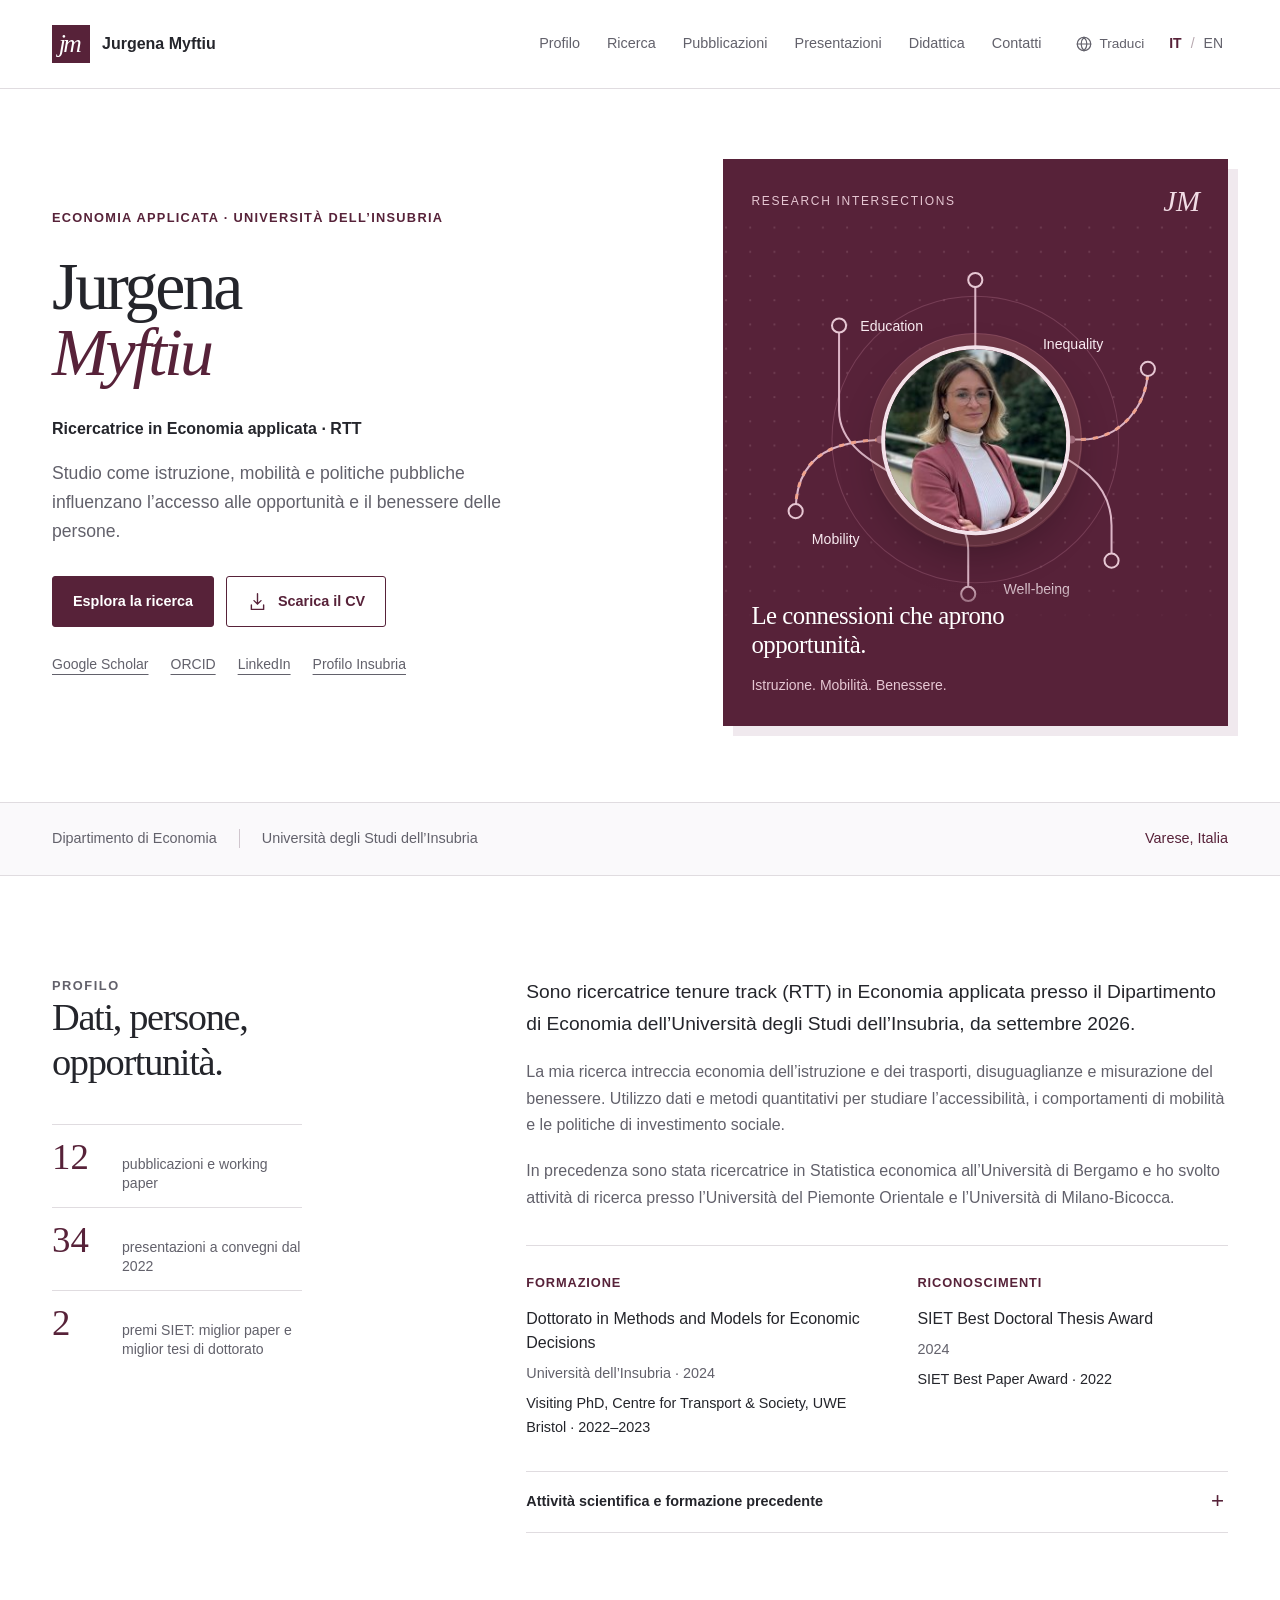
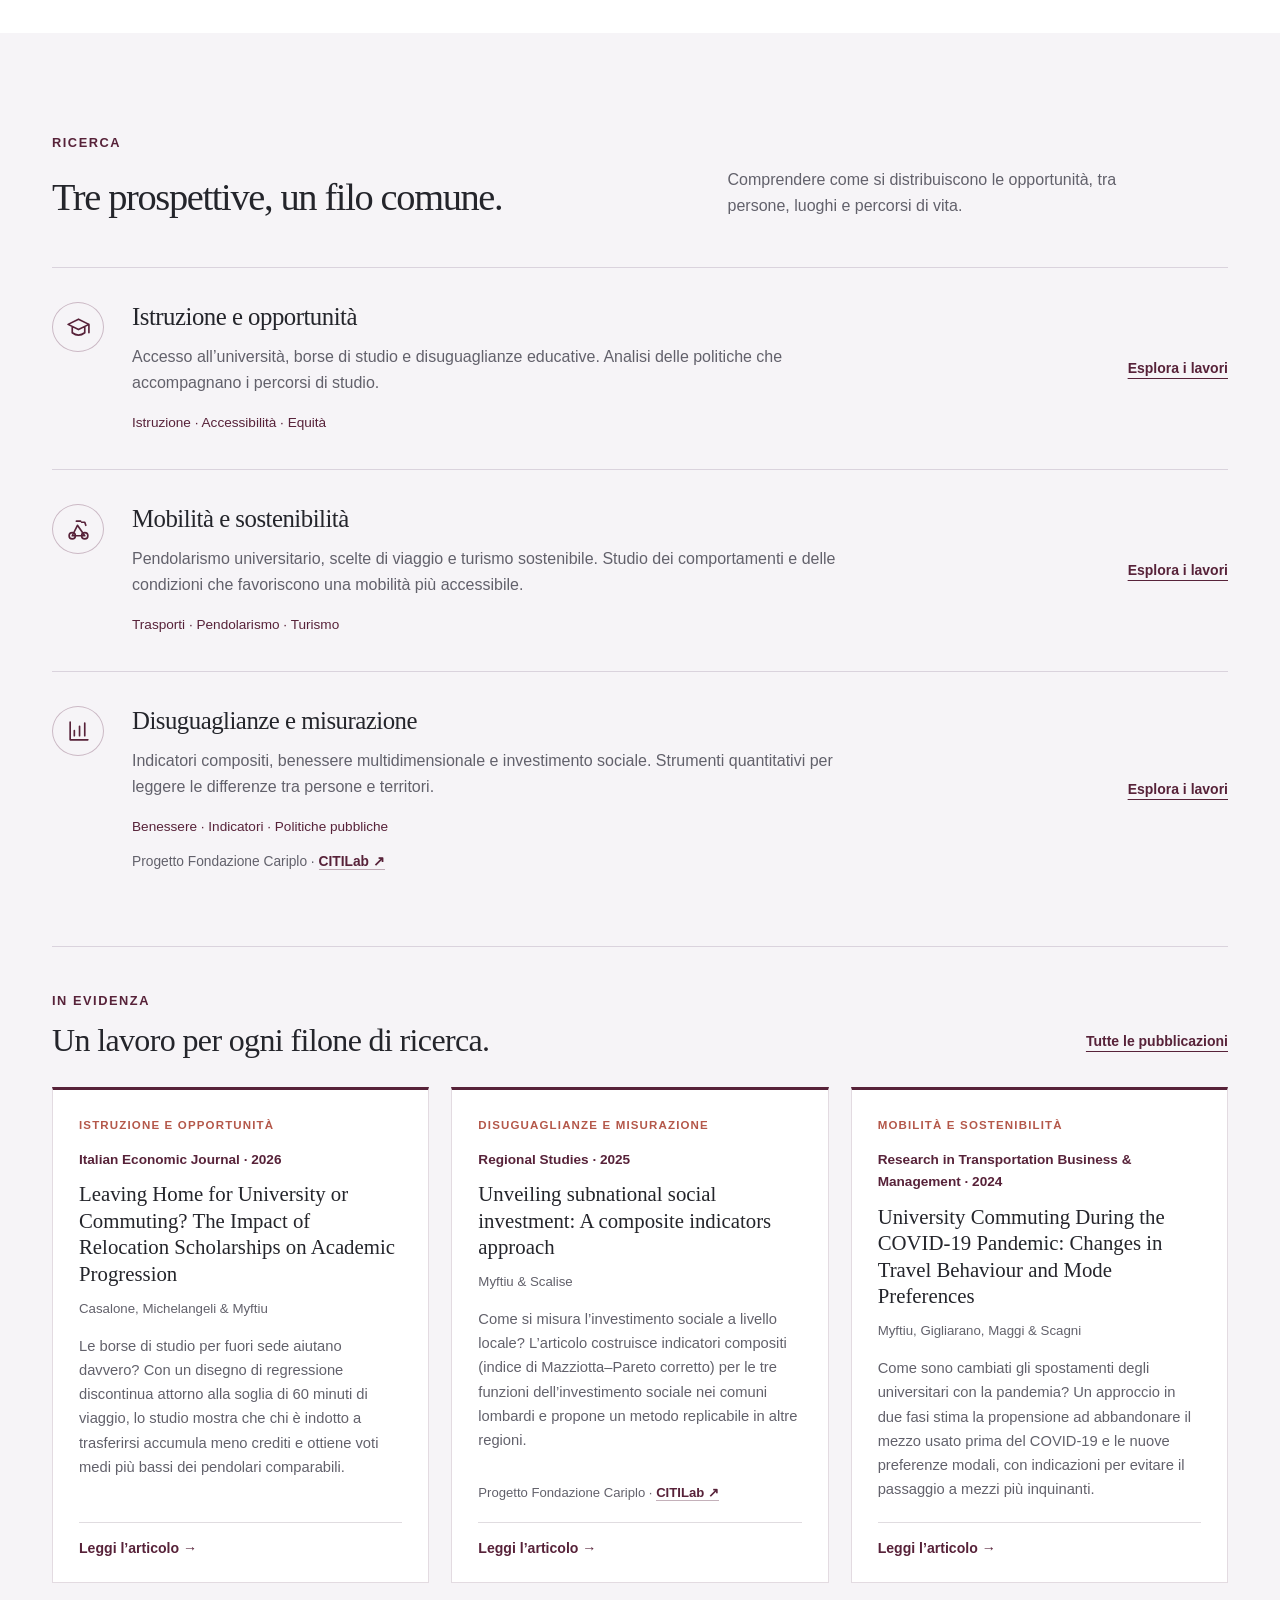
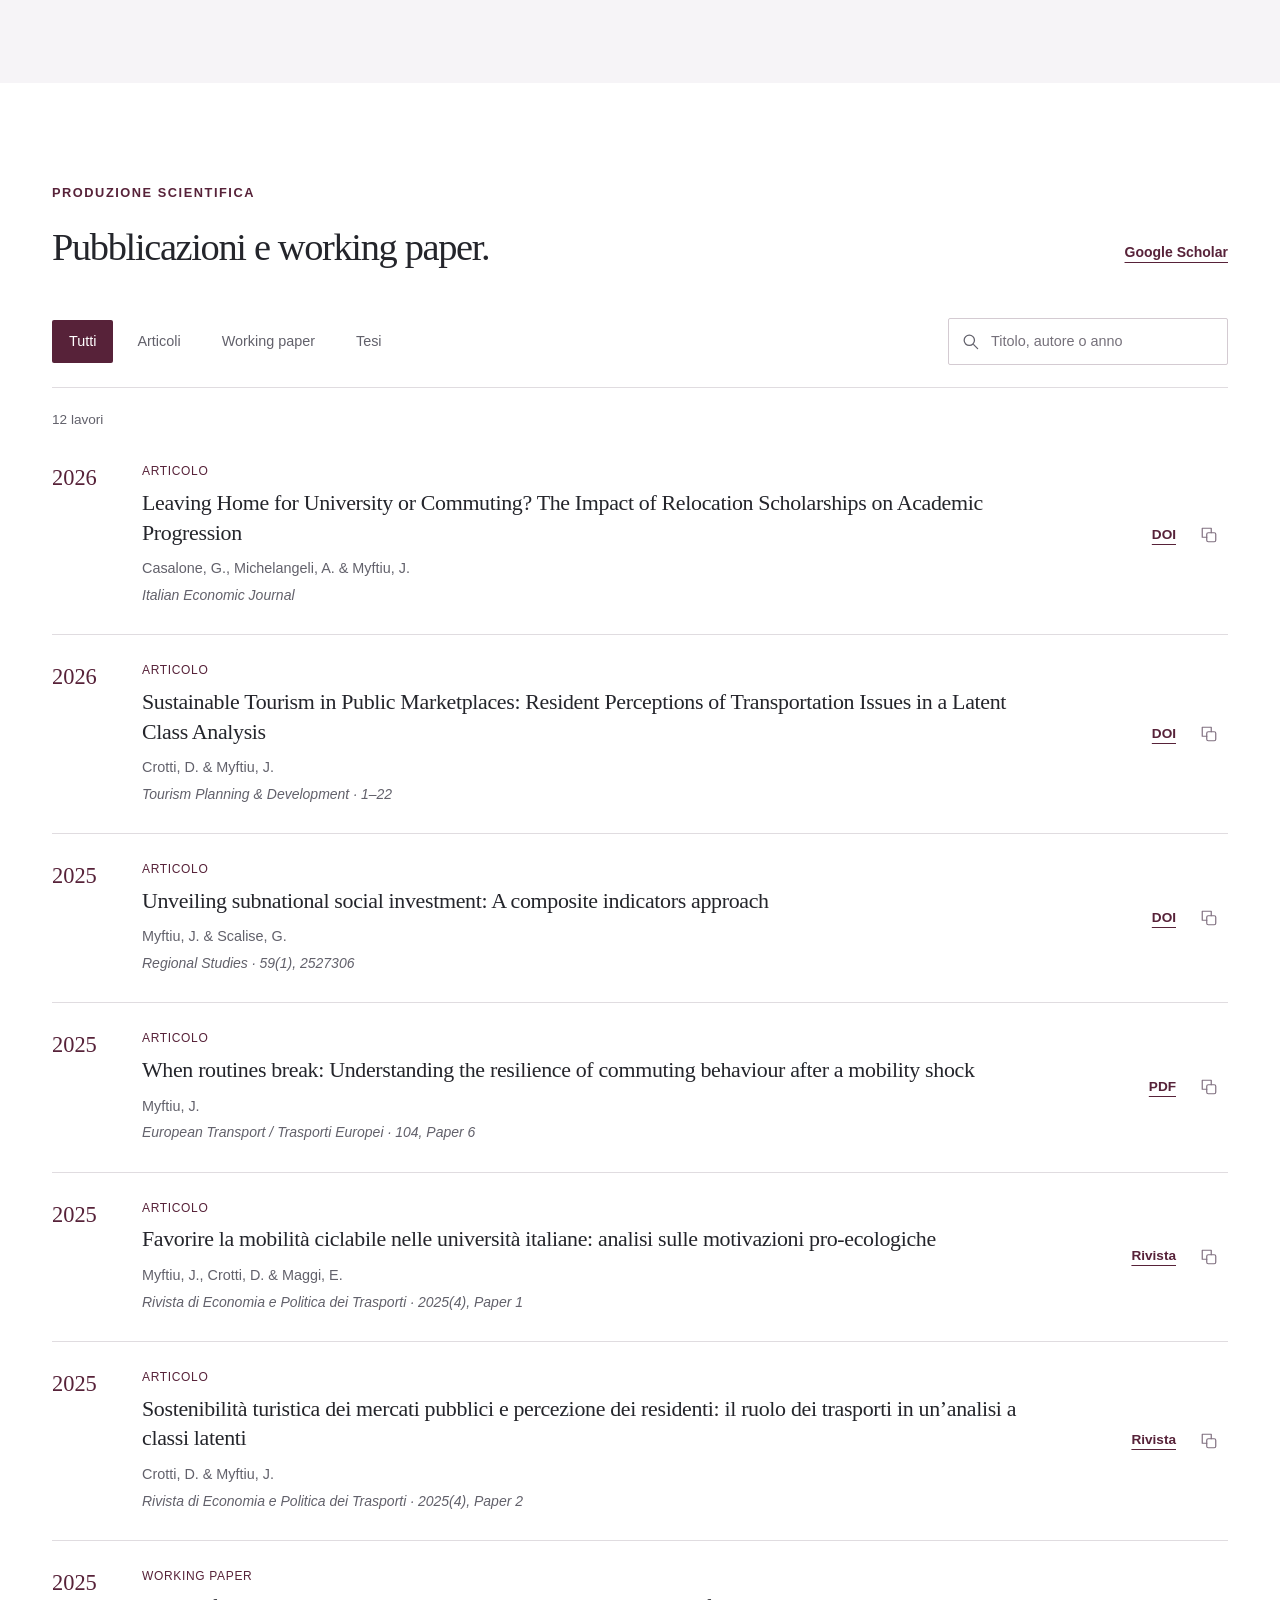
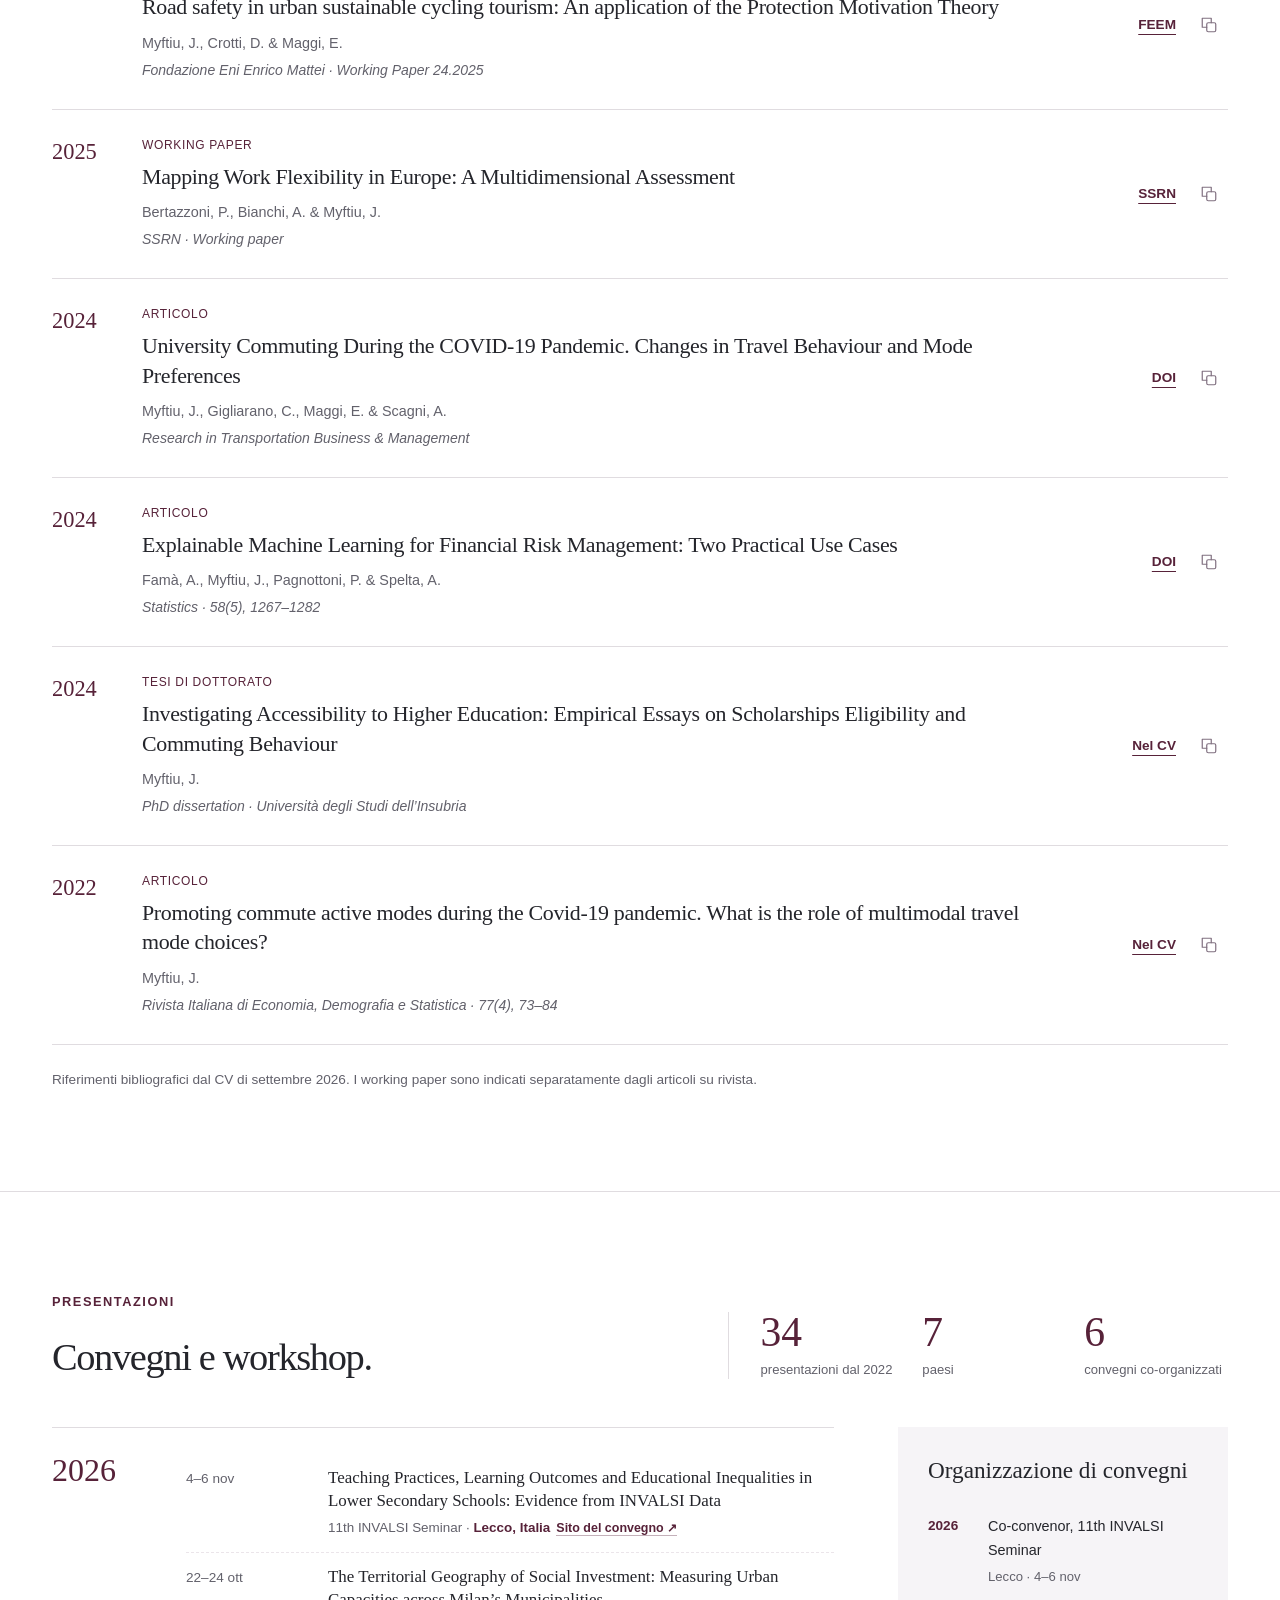
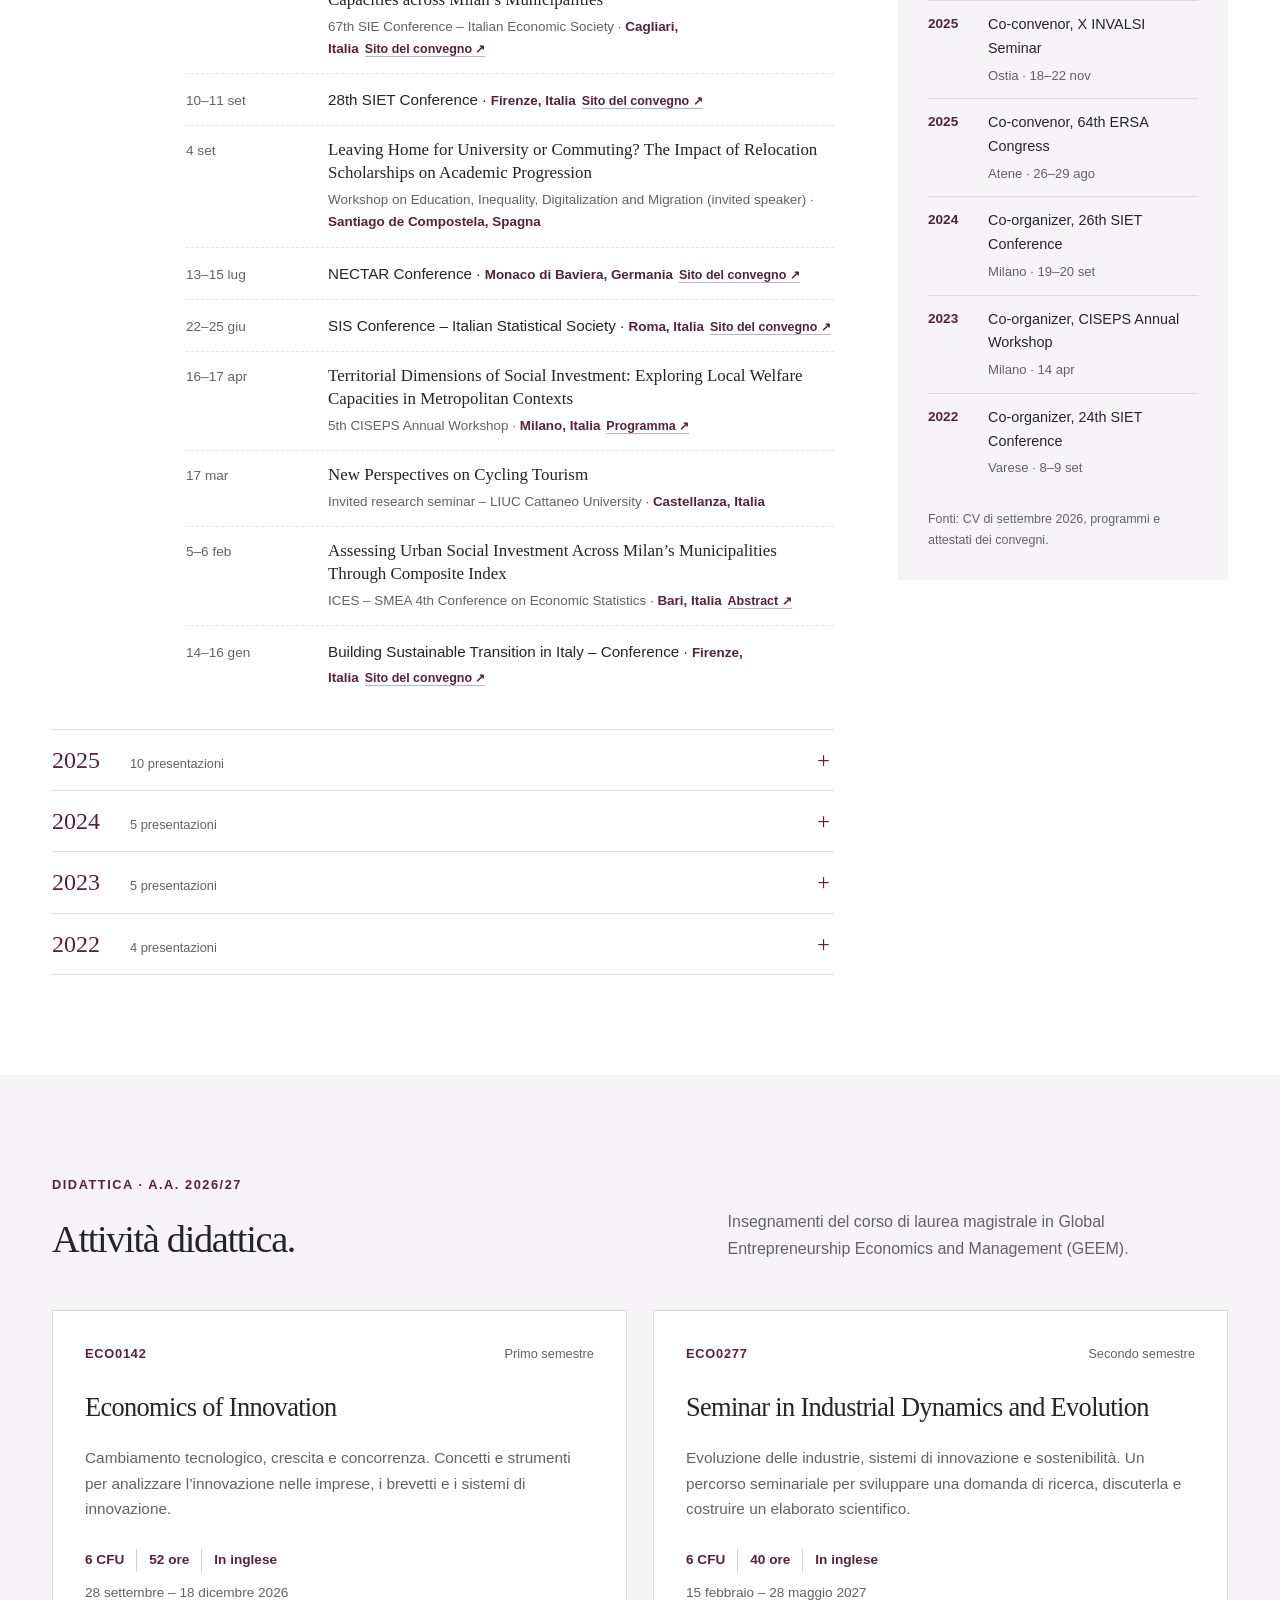
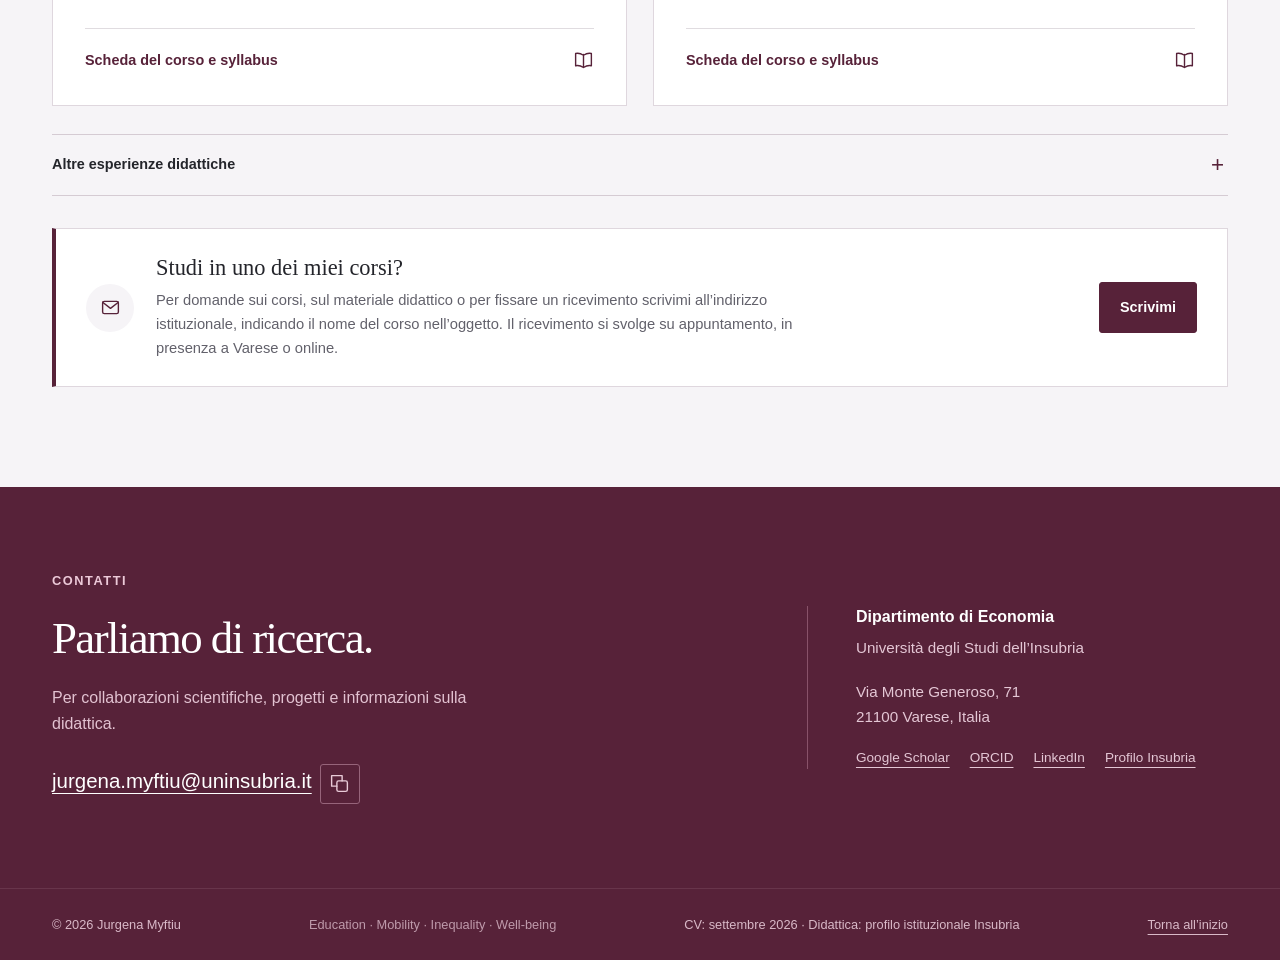
<file: index.html>
<!doctype html>
<html lang="it"><head><meta charset="UTF-8"><meta name="viewport" content="width=device-width, initial-scale=1"><meta name="theme-color" content="#572239"><meta name="author" content="Jurgena Myftiu"><meta name="robots" content="index, follow">
<title>Jurgena Myftiu | Economia applicata · Università dell’Insubria</title>
<meta name="description" content="Jurgena Myftiu, ricercatrice RTT in Economia applicata all’Università degli Studi dell’Insubria. Ricerca su istruzione, mobilità, disuguaglianze e benessere.">
<link rel="canonical" href="https://myftiujurgena.github.io/"><meta property="og:title" content="Jurgena Myftiu · Applied Economics"><meta property="og:description" content="Education, mobility and inequality. Research, publications and teaching at the University of Insubria."><meta property="og:type" content="profile"><meta property="profile:first_name" content="Jurgena"><meta property="profile:last_name" content="Myftiu"><meta property="og:image" content="https://myftiujurgena.github.io/assets/jurgena-myftiu-portrait.png"><meta property="og:locale" content="it_IT"><meta property="og:locale:alternate" content="en_GB"><meta name="twitter:card" content="summary"><meta property="og:url" content="https://myftiujurgena.github.io/"><link rel="icon" type="image/svg+xml" href="assets/favicon.svg"><link rel="stylesheet" href="styles.css">
<style id="prova-css">
/* ---- trial: lighter typography ---- */
.hero h1{font-size:clamp(3.6rem,5.3vw,5rem);letter-spacing:-.045em}
.section-heading h2{font-size:clamp(2.05rem,3vw,2.7rem)}
.research-row h3{font-size:1.55rem}
.course h3{font-size:1.65rem}
.contact-section h2{font-size:2.8rem}
.art-bottom p{font-size:1.55rem}
.hero-art{box-shadow:10px 10px 0 #f0e9ee}
/* ---- trial: portrait in hero ---- */
.art-stage{position:absolute;inset:57px 0 auto;height:76%}
.art-stage .network-art{position:static;inset:auto;width:100%;height:100%;display:block}
.hero-photo{position:absolute;left:50%;top:52%;height:44%;width:auto;aspect-ratio:1;transform:translate(-50%,-50%);border-radius:50%;object-fit:cover;object-position:50% 20%;border:4px solid #f4e3ea;box-shadow:0 0 0 12px rgba(242,164,143,.16),0 18px 40px rgba(0,0,0,.28)}
@media(max-width:960px){.art-stage{inset:65px 0 auto;height:70%}}
@media(max-width:700px){.hero-art{aspect-ratio:.78;max-height:none}.art-stage{inset:52px 0 auto;height:66%}.art-stage .network-art{padding:0}.hero-photo{height:46%}.art-bottom p{font-size:1.35rem}}
.profile-stats{list-style:none;margin:40px 0 0;padding:0;display:grid;gap:0;max-width:250px}
.profile-stats li{display:flex;align-items:baseline;gap:14px;padding-block:14px;border-top:1px solid var(--line)}
.profile-stats strong{font:400 2.3rem/1 var(--serif);color:var(--wine);min-width:56px}
.profile-stats span{font-size:.88rem;color:var(--muted);line-height:1.35}
@media(max-width:700px){.profile-stats{grid-template-columns:repeat(3,1fr);max-width:none;gap:12px}.profile-stats li{flex-direction:column;gap:6px}}
/* ---- trial: featured papers ---- */
.featured{margin-top:72px;padding-top:44px;border-top:1px solid #dad3dd}
.featured-head{display:flex;justify-content:space-between;align-items:end;gap:30px;margin-bottom:28px}
.featured-head .eyebrow{margin-bottom:12px}
.featured-head h3{font:400 2rem/1.15 var(--serif);letter-spacing:-.02em;margin:0}
.featured-grid{display:grid;grid-template-columns:repeat(3,1fr);gap:22px}
.feature-card{background:#fff;border:1px solid #e3dbe1;border-top:3px solid var(--wine);padding:26px 26px 22px;display:flex;flex-direction:column;transition:transform .2s ease,box-shadow .2s ease}
.feature-card:hover{transform:translateY(-3px);box-shadow:0 16px 34px rgba(87,34,57,.10)}
.feature-strand{font-size:.72rem;font-weight:700;letter-spacing:.1em;text-transform:uppercase;color:#b4584a;margin-bottom:14px}
.feature-venue{font-size:.85rem;color:var(--wine);font-weight:600;margin:0 0 10px}
.feature-card h4{font:400 1.3rem/1.28 var(--serif);margin:0 0 10px;color:var(--ink)}
.feature-authors{font-size:.83rem;color:var(--muted);margin:0 0 14px}
.feature-summary{font-size:.92rem;color:var(--muted);margin:0 0 20px;flex:1}
.feature-link{color:var(--wine);font-weight:600;font-size:.88rem;text-decoration:none;border-top:1px solid var(--line);padding-top:14px}
.feature-link:hover{text-decoration:underline}
.research-row .research-project{margin:12px 0 0;font-size:.86rem;color:var(--muted)}
.feature-project{font-size:.82rem;color:var(--muted);margin:-6px 0 18px}
.feature-project a,.inline-link{color:var(--wine);font-weight:600;text-decoration:none;border-bottom:1px solid rgba(87,34,57,.35);white-space:nowrap}
.feature-project a:hover,.inline-link:hover{border-bottom-color:var(--wine)}
@media(max-width:1050px){.featured-grid{grid-template-columns:1fr}.featured-head{flex-direction:column;align-items:start}}
/* ---- trial: talks with titles ---- */
.talk{grid-template-columns:120px 1fr;gap:4px 22px;padding-block:13px}
.talk-body{min-width:0}
.talk-title{display:block;font:400 1.06rem/1.35 var(--serif);color:var(--ink)}
.talk-title+.talk-title{margin-top:4px}
.talk-meta{display:block;font-size:.84rem;color:var(--muted);margin-top:4px}
.talk-meta .talk-place{color:var(--wine);font-weight:600;font-size:.84rem;text-align:left}
.talk.no-title .talk-meta{font-size:.95rem;color:var(--ink);margin-top:0}
.talk-badge{display:inline-block;font:700 .66rem/1 var(--sans);letter-spacing:.08em;text-transform:uppercase;color:#fff;background:#b4584a;padding:4px 7px;margin-left:8px;vertical-align:2px}
.talks-years{border-top:1px solid var(--line)}
.talks-years details{border-bottom:1px solid var(--line)}
.talks-years summary{font:400 1.5rem/1 var(--serif);color:var(--wine);padding-block:18px;justify-content:flex-start;align-items:baseline}
.talks-years summary:after{margin-left:auto}
.talks-years summary small{font:500 .8rem var(--sans);color:var(--muted);margin-left:12px;letter-spacing:0}
.talks-years .talk-list{padding:0 0 14px 142px}
.talk-year .talk-list{padding:0}
@media(max-width:640px){.talk{grid-template-columns:1fr}.talks-years .talk-list{padding-left:0}}
.talk-link{color:var(--wine);font-weight:600;font-size:.78rem;text-decoration:none;border-bottom:1px solid rgba(87,34,57,.35);white-space:nowrap;margin-left:6px}
.talk-link:hover{border-bottom-color:var(--wine)}
</style>
<script type="application/ld+json">{"@context":"https://schema.org","@type":"ProfilePage","mainEntity":{"@type":"Person","name":"Jurgena Myftiu","image":"https://myftiujurgena.github.io/assets/jurgena-myftiu-portrait.png","jobTitle":"Assistant Professor in Applied Economics (Tenure Track)","affiliation":{"@type":"CollegeOrUniversity","name":"Università degli Studi dell’Insubria"},"email":"jurgena.myftiu@uninsubria.it","url":"https://myftiujurgena.github.io","sameAs":["https://uninsubria.unifind.cineca.it/individual?uri=http%3A%2F%2Firises.uninsubria.it%2Fresource%2Fperson%2F134957","https://scholar.google.com/citations?user=8hhi8RQAAAAJ&hl=it","https://orcid.org/0009-0006-5703-1846","https://www.linkedin.com/in/jurgena-myftiu-4376b6173/"],"knowsAbout":["Applied Economics","Education","Commuting","Social Investment","Composite Indicators","Sustainable Tourism"]}}</script>
<script src="app.js" defer></script><script src="extras.js" defer></script></head><body>
<a href="#main" class="skip-link"><span data-it="Vai al contenuto" data-en="Skip to content" >Vai al contenuto</span></a>
<header class="site-header"><div class="container header-inner"><a class="brand" href="#home" aria-label="Jurgena Myftiu, home"><span class="brand-mark">jm</span><span>Jurgena Myftiu</span></a><nav class="main-nav" id="main-nav" aria-label="Navigazione principale" data-aria-it="Navigazione principale" data-aria-en="Main navigation"><a href="#profilo"><span data-it="Profilo" data-en="About" >Profilo</span></a><a href="#ricerca"><span data-it="Ricerca" data-en="Research" >Ricerca</span></a><a href="#pubblicazioni"><span data-it="Pubblicazioni" data-en="Publications" >Pubblicazioni</span></a><a href="#presentazioni"><span data-it="Presentazioni" data-en="Talks">Presentazioni</span></a><a href="#didattica"><span data-it="Didattica" data-en="Teaching" >Didattica</span></a><a href="#contatti"><span data-it="Contatti" data-en="Contact" >Contatti</span></a></nav><div class="header-controls"><details class="translate-menu"><summary aria-label="Traduci la pagina" data-aria-it="Traduci la pagina" data-aria-en="Translate this page"><svg class="icon " viewBox="0 0 24 24" fill="none" stroke="currentColor" stroke-width="1.6" stroke-linecap="round" stroke-linejoin="round" aria-hidden="true"><circle cx="12" cy="12" r="9"/><path d="M3 12h18M12 3c2.5 2.5 3.8 5.5 3.8 9s-1.3 6.5-3.8 9c-2.5-2.5-3.8-5.5-3.8-9S9.5 5.5 12 3Z"/></svg><span class="translate-label" data-it="Traduci" data-en="Translate">Traduci</span></summary><div class="translate-panel"><p><span data-it="Traduzione automatica (Google Translate)" data-en="Machine translation (Google Translate)">Traduzione automatica (Google Translate)</span></p><ul><li><a href="#" data-translate="sq" lang="sq" rel="noopener" target="_blank">Shqip</a></li><li><a href="#" data-translate="es" lang="es" rel="noopener" target="_blank">Español</a></li><li><a href="#" data-translate="fr" lang="fr" rel="noopener" target="_blank">Français</a></li><li><a href="#" data-translate="de" lang="de" rel="noopener" target="_blank">Deutsch</a></li><li><a href="#" data-translate="pt" lang="pt" rel="noopener" target="_blank">Português</a></li><li><a href="#" data-translate="el" lang="el" rel="noopener" target="_blank">Ελληνικά</a></li><li><a href="#" data-translate="ro" lang="ro" rel="noopener" target="_blank">Română</a></li><li><a href="#" data-translate="tr" lang="tr" rel="noopener" target="_blank">Türkçe</a></li></ul></div></details><div class="language-switch" role="group" aria-label="Lingua / Language"><button type="button" data-lang="it" aria-pressed="true">IT</button><span aria-hidden="true">/</span><button type="button" data-lang="en" aria-pressed="false">EN</button></div><button type="button" class="menu-toggle" aria-controls="main-nav" aria-expanded="false" aria-label="Apri menu" data-aria-it="Apri menu" data-aria-en="Open menu"><svg class="icon " viewBox="0 0 24 24" fill="none" stroke="currentColor" stroke-width="1.6" stroke-linecap="round" stroke-linejoin="round" aria-hidden="true"><path d="M4 6h16M4 12h16M4 18h16"/></svg></button></div></div></header>
<main id="main">
<section class="hero container" id="home"><div class="hero-content"><p data-it="Economia applicata · Università dell’Insubria" data-en="Applied economics · University of Insubria" class="eyebrow">Economia applicata · Università dell’Insubria</p><h1>Jurgena<br><em>Myftiu</em></h1><p data-it="Ricercatrice in Economia applicata · RTT" data-en="Assistant Professor in Applied Economics · Tenure Track" class="hero-role">Ricercatrice in Economia applicata · RTT</p><p data-it="Studio come istruzione, mobilità e politiche pubbliche influenzano l’accesso alle opportunità e il benessere delle persone." data-en="I study how education, mobility and public policy shape access to opportunities and people’s well-being." class="hero-description">Studio come istruzione, mobilità e politiche pubbliche influenzano l’accesso alle opportunità e il benessere delle persone.</p><div class="hero-actions"><a href="#ricerca" class="button button-primary"><span data-it="Esplora la ricerca" data-en="Explore my research" >Esplora la ricerca</span></a><a href="assets/jurgena-myftiu-cv.pdf" class="button button-outline" download="Jurgena-Myftiu-CV.pdf"><svg class="icon " viewBox="0 0 24 24" fill="none" stroke="currentColor" stroke-width="1.6" stroke-linecap="round" stroke-linejoin="round" aria-hidden="true"><path d="M12 3v12m-4-4 4 4 4-4M5 16v5h14v-5"/></svg><span data-it="Scarica il CV" data-en="Download CV" >Scarica il CV</span></a></div><div class="profile-links"><a href="https://scholar.google.com/citations?user=8hhi8RQAAAAJ&amp;hl=it" target="_blank" rel="noopener noreferrer">Google Scholar</a><a href="https://orcid.org/0009-0006-5703-1846" target="_blank" rel="noopener noreferrer">ORCID</a><a href="https://www.linkedin.com/in/jurgena-myftiu-4376b6173/" target="_blank" rel="noopener noreferrer">LinkedIn</a><a href="https://uninsubria.unifind.cineca.it/individual?uri=http%3A%2F%2Firises.uninsubria.it%2Fresource%2Fperson%2F134957" target="_blank" rel="noopener noreferrer"><span data-it="Profilo Insubria" data-en="Insubria profile" >Profilo Insubria</span></a></div></div>
<div class="hero-art" role="img" aria-label="Illustrazione di connessioni tra istruzione, mobilità e benessere" data-aria-it="Illustrazione di connessioni tra istruzione, mobilità e benessere" data-aria-en="Illustration of connections between education, mobility and well-being">
<div class="art-top"><span>RESEARCH INTERSECTIONS</span><span class="art-monogram">JM</span></div><div class="art-stage"><svg viewBox="0 0 500 410" class="network-art" aria-hidden="true"><defs><pattern id="dots" width="24" height="24" patternUnits="userSpaceOnUse"><circle cx="3" cy="3" r="1" fill="#e6bdc9" opacity=".18"/></pattern></defs><rect width="500" height="410" fill="url(#dots)"/><circle cx="250" cy="213" r="142" stroke="#a56680" fill="none" opacity=".4"/><circle cx="250" cy="213" r="105" stroke="#a56680" fill="none" opacity=".35"/><path d="M72 284C72 213 135 213 177 213H355c39 0 66-34 66-70M115 100v84c0 68 128 70 128 139v43M385 333v-35c0-84-135-76-135-151V55" stroke="#dcb5c6" stroke-width="2" fill="none"/><path d="M72 284C72 213 135 213 177 213H355c39 0 66-34 66-70" stroke="#f2a48f" stroke-width="3" fill="none" stroke-dasharray="5 7"/><circle cx="250" cy="213" r="35" fill="#6e324c" stroke="#e9c5d3" stroke-width="1.5"/><circle cx="250" cy="213" r="7" fill="#f2a48f"/><g fill="#572239" stroke="#e6c7d3" stroke-width="2"><circle cx="115" cy="100" r="7"/><circle cx="72" cy="284" r="7"/><circle cx="421" cy="143" r="7"/><circle cx="385" cy="333" r="7"/><circle cx="250" cy="55" r="7"/><circle cx="243" cy="366" r="7"/></g><g fill="#f8eaf0" font-family="Segoe UI,Arial,sans-serif" font-size="14"><text x="136" y="105">Education</text><text x="88" y="317">Mobility</text><text x="317" y="123">Inequality</text><text x="278" y="366">Well-being</text></g><g fill="#9c667e"><circle cx="156" cy="213" r="4"/><circle cx="345" cy="213" r="4"/><circle cx="293" cy="279" r="4"/></g></svg><img class="hero-photo" src="assets/jurgena-myftiu-portrait.png" alt="Jurgena Myftiu" width="194" height="256" decoding="async" fetchpriority="high"></div>
<div class="art-bottom"><p data-it="Le connessioni che aprono opportunità." data-en="The connections that open opportunities." >Le connessioni che aprono opportunità.</p><span data-it="Istruzione. Mobilità. Benessere." data-en="Education. Mobility. Well-being." >Istruzione. Mobilità. Benessere.</span></div></div>
</section>
<div class="affiliation-bar"><div class="container affiliation-inner"><span data-it="Dipartimento di Economia" data-en="Department of Economics" >Dipartimento di Economia</span><span class="affiliation-divider" aria-hidden="true"></span><span data-it="Università degli Studi dell’Insubria" data-en="University of Insubria" >Università degli Studi dell’Insubria</span><span class="affiliation-location">Varese, Italia</span></div></div>
<section id="profilo" class="section container about"><div class="section-heading"><p data-it="Profilo" data-en="About" class="eyebrow">Profilo</p><h2 data-it="Dati, persone, opportunità." data-en="Data, people, opportunity." >Dati, persone, opportunità.</h2><ul class="profile-stats"><li><strong>12</strong><span data-it="pubblicazioni e working paper" data-en="publications and working papers">pubblicazioni e working paper</span></li><li><strong>34</strong><span data-it="presentazioni a convegni dal 2022" data-en="conference talks since 2022">presentazioni a convegni dal 2022</span></li><li><strong>2</strong><span data-it="premi SIET: miglior paper e miglior tesi di dottorato" data-en="SIET awards: best paper and best PhD thesis">premi SIET: miglior paper e miglior tesi di dottorato</span></li></ul></div><div class="about-content"><p data-it="Sono ricercatrice tenure track (RTT) in Economia applicata presso il Dipartimento di Economia dell’Università degli Studi dell’Insubria, da settembre 2026." data-en="I am a tenure-track Assistant Professor in Applied Economics in the Department of Economics at the University of Insubria, since September 2026." class="lead">Sono ricercatrice tenure track (RTT) in Economia applicata presso il Dipartimento di Economia dell’Università degli Studi dell’Insubria, da settembre 2026.</p><p data-it="La mia ricerca intreccia economia dell’istruzione e dei trasporti, disuguaglianze e misurazione del benessere. Utilizzo dati e metodi quantitativi per studiare l’accessibilità, i comportamenti di mobilità e le politiche di investimento sociale." data-en="My research connects the economics of education and transport with inequality and well-being measurement. I use data and quantitative methods to study accessibility, mobility behaviours and social investment policies." >La mia ricerca intreccia economia dell’istruzione e dei trasporti, disuguaglianze e misurazione del benessere. Utilizzo dati e metodi quantitativi per studiare l’accessibilità, i comportamenti di mobilità e le politiche di investimento sociale.</p><p data-it="In precedenza sono stata ricercatrice in Statistica economica all’Università di Bergamo e ho svolto attività di ricerca presso l’Università del Piemonte Orientale e l’Università di Milano-Bicocca." data-en="Previously, I was an Assistant Professor in Economic Statistics at the University of Bergamo and held research positions at the University of Piemonte Orientale and the University of Milano-Bicocca." >In precedenza sono stata ricercatrice in Statistica economica all’Università di Bergamo e ho svolto attività di ricerca presso l’Università del Piemonte Orientale e l’Università di Milano-Bicocca.</p>
<div class="about-facts"><div><h3 data-it="Formazione" data-en="Education" >Formazione</h3><p data-it="Dottorato in Methods and Models for Economic Decisions" data-en="PhD in Methods and Models for Economic Decisions" class="fact-title">Dottorato in Methods and Models for Economic Decisions</p><p data-it="Università dell’Insubria · 2024" data-en="University of Insubria · 2024" class="muted">Università dell’Insubria · 2024</p><p data-it="Visiting PhD, Centre for Transport &amp; Society, UWE Bristol · 2022–2023" data-en="Visiting PhD, Centre for Transport &amp; Society, UWE Bristol · 2022–2023" class="small">Visiting PhD, Centre for Transport &amp; Society, UWE Bristol · 2022–2023</p></div><div><h3 data-it="Riconoscimenti" data-en="Recognition" >Riconoscimenti</h3><p class="fact-title">SIET Best Doctoral Thesis Award</p><p class="muted">2024</p><p data-it="SIET Best Paper Award · 2022" data-en="SIET Best Paper Award · 2022" class="small">SIET Best Paper Award · 2022</p></div></div>
<details class="profile-details"><summary><span data-it="Attività scientifica e formazione precedente" data-en="Academic service and earlier education" >Attività scientifica e formazione precedente</span></summary><div class="details-content"><ul><li><span data-it="Associate Editor, Rivista di Economia e Politica dei Trasporti (REPoT), dal 2025." data-en="Associate Editor, Rivista di Economia e Politica dei Trasporti (REPoT), since 2025." >Associate Editor, Rivista di Economia e Politica dei Trasporti (REPoT), dal 2025.</span></li><li><span data-it="Membro del Gruppo di lavoro Mobilità RUS, sottogruppo SG3, dal 2025." data-en="Member of the RUS Mobility Working Group, subgroup SG3, since 2025." >Membro del Gruppo di lavoro Mobilità RUS, sottogruppo SG3, dal 2025.</span></li><li><span data-it="Laurea magistrale in Scienze statistiche ed economiche, Università di Milano-Bicocca · 2020." data-en="MSc in Statistical and Economic Sciences, University of Milano-Bicocca · 2020." >Laurea magistrale in Scienze statistiche ed economiche, Università di Milano-Bicocca · 2020.</span></li><li><span data-it="Laurea in Finanza, assicurazioni e impresa, Università di Bologna · 2017." data-en="BSc in Finance, Insurance and Enterprise, University of Bologna · 2017." >Laurea in Finanza, assicurazioni e impresa, Università di Bologna · 2017.</span></li><li><span data-it="Erasmus Traineeship, ESSEC Business School, Parigi · 2019." data-en="Erasmus Traineeship, ESSEC Business School, Paris · 2019.">Erasmus Traineeship, ESSEC Business School, Parigi · 2019.</span></li><li><span data-it="Cultrice della materia in Macroeconomia, Università dell’Insubria, dal 2023." data-en="Teaching expert (cultore della materia) in Macroeconomics, University of Insubria, since 2023.">Cultrice della materia in Macroeconomia, Università dell’Insubria, dal 2023.</span></li><li><span data-it="Selezionata tra i candidati al Premio SIE per le migliori tesi di dottorato in economia (XXIV edizione) · 2024." data-en="Shortlisted for the SIE Prize for the best PhD theses in economics (24th edition) · 2024.">Selezionata tra i candidati al Premio SIE per le migliori tesi di dottorato in economia (XXIV edizione) · 2024.</span></li><li><span data-it="Progetti finanziati da Fondazione Cariplo: disuguaglianze educative e ruolo delle scuole (2022-1548, 2024–2025); CITILab, investimento sociale e inclusione lavorativa (2022-1301, 2023–2024); scenari di povertà e vulnerabilità post-COVID (2020-4216, 2021–2022)." data-en="Cariplo Foundation funded projects: schools and educational inequalities (2022-1548, 2024–2025); CITILab, social investment and labour-market inclusion (2022-1301, 2023–2024); post-COVID poverty and vulnerability scenarios (2020-4216, 2021–2022).">Progetti finanziati da Fondazione Cariplo: disuguaglianze educative e ruolo delle scuole (2022-1548, 2024–2025); CITILab, investimento sociale e inclusione lavorativa (2022-1301, 2023–2024); scenari di povertà e vulnerabilità post-COVID (2020-4216, 2021–2022).</span> <a class="inline-link" href="https://citilab.unimib.it/" target="_blank" rel="noopener noreferrer">CITILab ↗</a></li><li><span data-it="Lingue: albanese e italiano (madrelingua), inglese (fluente), francese (base)." data-en="Languages: Albanian and Italian (native), English (fluent), French (basic).">Lingue: albanese e italiano (madrelingua), inglese (fluente), francese (base).</span></li></ul></div></details></div></section>
<section id="ricerca" class="research-section"><div class="container section"><div class="section-heading research-heading"><div><p data-it="Ricerca" data-en="Research" class="eyebrow">Ricerca</p><h2 data-it="Tre prospettive, un filo comune." data-en="Three perspectives, one common thread." >Tre prospettive, un filo comune.</h2></div><p data-it="Comprendere come si distribuiscono le opportunità, tra persone, luoghi e percorsi di vita." data-en="Understanding how opportunities are distributed across people, places and life paths." >Comprendere come si distribuiscono le opportunità, tra persone, luoghi e percorsi di vita.</p></div><div class="research-list"><article class="research-row"><div class="research-icon"><svg class="icon " viewBox="0 0 24 24" fill="none" stroke="currentColor" stroke-width="1.6" stroke-linecap="round" stroke-linejoin="round" aria-hidden="true"><path d="m2 9 10-5 10 5-10 5L2 9Zm4 2v6c4 3 8 3 12 0v-6M22 9v8"/></svg></div><div><h3 data-it="Istruzione e opportunità" data-en="Education and opportunity" >Istruzione e opportunità</h3><p data-it="Accesso all’università, borse di studio e disuguaglianze educative. Analisi delle politiche che accompagnano i percorsi di studio." data-en="Access to university, scholarships and educational inequalities. Analysis of policies supporting students’ educational pathways." >Accesso all’università, borse di studio e disuguaglianze educative. Analisi delle politiche che accompagnano i percorsi di studio.</p><span data-it="Istruzione · Accessibilità · Equità" data-en="Education · Accessibility · Equity" class="topic-meta">Istruzione · Accessibilità · Equità</span></div><button class="text-link research-filter" type="button" data-topic="education"><span data-it="Esplora i lavori" data-en="Explore papers" >Esplora i lavori</span></button></article><article class="research-row"><div class="research-icon"><svg class="icon " viewBox="0 0 24 24" fill="none" stroke="currentColor" stroke-width="1.6" stroke-linecap="round" stroke-linejoin="round" aria-hidden="true"><circle cx="6" cy="18" r="3"/><circle cx="18" cy="18" r="3"/><path d="m6 18 5-10 7 10H6m4-14h4m1 1h3l1 3"/></svg></div><div><h3 data-it="Mobilità e sostenibilità" data-en="Mobility and sustainability" >Mobilità e sostenibilità</h3><p data-it="Pendolarismo universitario, scelte di viaggio e turismo sostenibile. Studio dei comportamenti e delle condizioni che favoriscono una mobilità più accessibile." data-en="University commuting, travel choices and sustainable tourism. Studying behaviours and the conditions supporting more accessible mobility." >Pendolarismo universitario, scelte di viaggio e turismo sostenibile. Studio dei comportamenti e delle condizioni che favoriscono una mobilità più accessibile.</p><span data-it="Trasporti · Pendolarismo · Turismo" data-en="Transport · Commuting · Tourism" class="topic-meta">Trasporti · Pendolarismo · Turismo</span></div><button class="text-link research-filter" type="button" data-topic="mobility"><span data-it="Esplora i lavori" data-en="Explore papers" >Esplora i lavori</span></button></article><article class="research-row"><div class="research-icon"><svg class="icon " viewBox="0 0 24 24" fill="none" stroke="currentColor" stroke-width="1.6" stroke-linecap="round" stroke-linejoin="round" aria-hidden="true"><path d="M4 3v17h17M8 16v-5m5 5V7m5 9V4"/></svg></div><div><h3 data-it="Disuguaglianze e misurazione" data-en="Inequality and measurement" >Disuguaglianze e misurazione</h3><p data-it="Indicatori compositi, benessere multidimensionale e investimento sociale. Strumenti quantitativi per leggere le differenze tra persone e territori." data-en="Composite indicators, multidimensional well-being and social investment. Quantitative tools to understand differences across people and places." >Indicatori compositi, benessere multidimensionale e investimento sociale. Strumenti quantitativi per leggere le differenze tra persone e territori.</p><span data-it="Benessere · Indicatori · Politiche pubbliche" data-en="Well-being · Indicators · Public policy" class="topic-meta">Benessere · Indicatori · Politiche pubbliche</span><p class="research-project"><span data-it="Progetto Fondazione Cariplo" data-en="Cariplo Foundation project">Progetto Fondazione Cariplo</span> · <a class="inline-link" href="https://citilab.unimib.it/" target="_blank" rel="noopener noreferrer">CITILab ↗</a></p></div><button class="text-link research-filter" type="button" data-topic="inequality"><span data-it="Esplora i lavori" data-en="Explore papers" >Esplora i lavori</span></button></article></div><div class="featured"><div class="featured-head"><div><p class="eyebrow" data-it="In evidenza" data-en="Featured papers">In evidenza</p><h3 data-it="Un lavoro per ogni filone di ricerca." data-en="One paper for each research strand.">Un lavoro per ogni filone di ricerca.</h3></div><a class="text-link" href="#pubblicazioni"><span data-it="Tutte le pubblicazioni" data-en="All publications">Tutte le pubblicazioni</span></a></div><div class="featured-grid"><article class="feature-card"><span class="feature-strand" data-it="Istruzione e opportunità" data-en="Education and opportunity">Istruzione e opportunità</span><p class="feature-venue">Italian Economic Journal · 2026</p><h4>Leaving Home for University or Commuting? The Impact of Relocation Scholarships on Academic Progression</h4><p class="feature-authors">Casalone, Michelangeli &amp; Myftiu</p><p class="feature-summary" data-it="Le borse di studio per fuori sede aiutano davvero? Con un disegno di regressione discontinua attorno alla soglia di 60 minuti di viaggio, lo studio mostra che chi è indotto a trasferirsi accumula meno crediti e ottiene voti medi più bassi dei pendolari comparabili." data-en="Do relocation grants really help? Using a fuzzy regression discontinuity design around a 60-minute travel-time threshold, the study shows that students induced to relocate earn fewer credits and lower average grades than comparable commuters.">Le borse di studio per fuori sede aiutano davvero? Con un disegno di regressione discontinua attorno alla soglia di 60 minuti di viaggio, lo studio mostra che chi è indotto a trasferirsi accumula meno crediti e ottiene voti medi più bassi dei pendolari comparabili.</p><a class="feature-link" href="https://doi.org/10.1007/s40797-026-00389-y" target="_blank" rel="noopener noreferrer"><span data-it="Leggi l’articolo →" data-en="Read the article →">Leggi l’articolo →</span></a></article><article class="feature-card"><span class="feature-strand" data-it="Disuguaglianze e misurazione" data-en="Inequality and measurement">Disuguaglianze e misurazione</span><p class="feature-venue">Regional Studies · 2025</p><h4>Unveiling subnational social investment: A composite indicators approach</h4><p class="feature-authors">Myftiu &amp; Scalise</p><p class="feature-summary" data-it="Come si misura l’investimento sociale a livello locale? L’articolo costruisce indicatori compositi (indice di Mazziotta–Pareto corretto) per le tre funzioni dell’investimento sociale nei comuni lombardi e propone un metodo replicabile in altre regioni." data-en="How can social investment be measured locally? The article builds composite indicators (adjusted Mazziotta–Pareto index) for the three social investment functions across Lombardy’s municipalities and offers a method that other regions can replicate.">Come si misura l’investimento sociale a livello locale? L’articolo costruisce indicatori compositi (indice di Mazziotta–Pareto corretto) per le tre funzioni dell’investimento sociale nei comuni lombardi e propone un metodo replicabile in altre regioni.</p><p class="feature-project"><span data-it="Progetto Fondazione Cariplo" data-en="Cariplo Foundation project">Progetto Fondazione Cariplo</span> · <a href="https://citilab.unimib.it/" target="_blank" rel="noopener noreferrer">CITILab ↗</a></p><a class="feature-link" href="https://doi.org/10.1080/00343404.2025.2527306" target="_blank" rel="noopener noreferrer"><span data-it="Leggi l’articolo →" data-en="Read the article →">Leggi l’articolo →</span></a></article><article class="feature-card"><span class="feature-strand" data-it="Mobilità e sostenibilità" data-en="Mobility and sustainability">Mobilità e sostenibilità</span><p class="feature-venue">Research in Transportation Business &amp; Management · 2024</p><h4>University Commuting During the COVID-19 Pandemic: Changes in Travel Behaviour and Mode Preferences</h4><p class="feature-authors">Myftiu, Gigliarano, Maggi &amp; Scagni</p><p class="feature-summary" data-it="Come sono cambiati gli spostamenti degli universitari con la pandemia? Un approccio in due fasi stima la propensione ad abbandonare il mezzo usato prima del COVID-19 e le nuove preferenze modali, con indicazioni per evitare il passaggio a mezzi più inquinanti." data-en="How did university commuting change during the pandemic? A two-step approach estimates the propensity to abandon the pre-COVID-19 travel mode and the new mode preferences, with guidance on preventing a shift to more polluting modes.">Come sono cambiati gli spostamenti degli universitari con la pandemia? Un approccio in due fasi stima la propensione ad abbandonare il mezzo usato prima del COVID-19 e le nuove preferenze modali, con indicazioni per evitare il passaggio a mezzi più inquinanti.</p><a class="feature-link" href="https://doi.org/10.1016/j.rtbm.2023.101091" target="_blank" rel="noopener noreferrer"><span data-it="Leggi l’articolo →" data-en="Read the article →">Leggi l’articolo →</span></a></article></div></div></div></section>
<section id="pubblicazioni" class="section container"><div class="section-heading publications-heading"><div><p data-it="Produzione scientifica" data-en="Scientific work" class="eyebrow">Produzione scientifica</p><h2 data-it="Pubblicazioni e working paper." data-en="Publications and working papers." >Pubblicazioni e working paper.</h2></div><a href="https://scholar.google.com/citations?user=8hhi8RQAAAAJ&amp;hl=it" target="_blank" rel="noopener noreferrer" class="text-link">Google Scholar</a></div>
<div class="publication-tools"><div class="filter-tabs" role="group" aria-label="Tipo di pubblicazione" data-aria-it="Tipo di pubblicazione" data-aria-en="Publication type"><button type="button" data-filter="all" aria-pressed="true"><span data-it="Tutti" data-en="All" >Tutti</span></button><button type="button" data-filter="article" aria-pressed="false"><span data-it="Articoli" data-en="Articles" >Articoli</span></button><button type="button" data-filter="working" aria-pressed="false">Working paper</button><button type="button" data-filter="thesis" aria-pressed="false"><span data-it="Tesi" data-en="Dissertation" >Tesi</span></button></div><div class="publication-search"><svg class="icon " viewBox="0 0 24 24" fill="none" stroke="currentColor" stroke-width="1.6" stroke-linecap="round" stroke-linejoin="round" aria-hidden="true"><circle cx="10.5" cy="10.5" r="6.5"/><path d="m16 16 5 5"/></svg><label class="sr-only" for="publication-search"><span data-it="Cerca nelle pubblicazioni" data-en="Search publications" >Cerca nelle pubblicazioni</span></label><input id="publication-search" type="search" placeholder="Titolo, autore o anno" data-placeholder-it="Titolo, autore o anno" data-placeholder-en="Title, author or year" autocomplete="off"></div></div>
<div class="results-bar"><span id="publication-count" aria-live="polite">12 lavori</span><button type="button" id="clear-filters" class="text-link" hidden><span data-it="Rimuovi filtri" data-en="Clear filters" >Rimuovi filtri</span></button></div><div id="publication-list"><article class="publication" data-type="article" data-topic="education" data-index="0">
<div class="pub-year">2026</div><div class="pub-main"><div class="pub-kind"><span data-it="Articolo" data-en="Article" >Articolo</span></div><h3>Leaving Home for University or Commuting? The Impact of Relocation Scholarships on Academic Progression</h3><p class="authors">Casalone, G., Michelangeli, A. &amp; Myftiu, J.</p><p data-it="Italian Economic Journal" data-en="Italian Economic Journal" class="journal">Italian Economic Journal</p></div><div class="pub-actions"><a class="paper-link" href="https://doi.org/10.1007/s40797-026-00389-y" target="_blank" rel="noopener noreferrer"><span data-it="DOI" data-en="DOI" >DOI</span></a><button class="copy-citation" type="button" data-index="0" aria-label="Copia citazione: Leaving Home for University or Commuting? The Impact of Relocation Scholarships on Academic Progression" title="Copia citazione"><svg class="icon " viewBox="0 0 24 24" fill="none" stroke="currentColor" stroke-width="1.6" stroke-linecap="round" stroke-linejoin="round" aria-hidden="true"><rect x="9" y="9" width="12" height="12" rx="2"/><path d="M15 9V3H3v12h6"/></svg></button></div></article><article class="publication" data-type="article" data-topic="mobility" data-index="1">
<div class="pub-year">2026</div><div class="pub-main"><div class="pub-kind"><span data-it="Articolo" data-en="Article" >Articolo</span></div><h3>Sustainable Tourism in Public Marketplaces: Resident Perceptions of Transportation Issues in a Latent Class Analysis</h3><p class="authors">Crotti, D. &amp; Myftiu, J.</p><p data-it="Tourism Planning &amp; Development · 1–22" data-en="Tourism Planning &amp; Development · 1–22" class="journal">Tourism Planning &amp; Development · 1–22</p></div><div class="pub-actions"><a class="paper-link" href="https://doi.org/10.1080/21568316.2026.2656208" target="_blank" rel="noopener noreferrer"><span data-it="DOI" data-en="DOI" >DOI</span></a><button class="copy-citation" type="button" data-index="1" aria-label="Copia citazione: Sustainable Tourism in Public Marketplaces: Resident Perceptions of Transportation Issues in a Latent Class Analysis" title="Copia citazione"><svg class="icon " viewBox="0 0 24 24" fill="none" stroke="currentColor" stroke-width="1.6" stroke-linecap="round" stroke-linejoin="round" aria-hidden="true"><rect x="9" y="9" width="12" height="12" rx="2"/><path d="M15 9V3H3v12h6"/></svg></button></div></article><article class="publication" data-type="article" data-topic="inequality" data-index="2">
<div class="pub-year">2025</div><div class="pub-main"><div class="pub-kind"><span data-it="Articolo" data-en="Article" >Articolo</span></div><h3>Unveiling subnational social investment: A composite indicators approach</h3><p class="authors">Myftiu, J. &amp; Scalise, G.</p><p data-it="Regional Studies · 59(1), 2527306" data-en="Regional Studies · 59(1), 2527306" class="journal">Regional Studies · 59(1), 2527306</p></div><div class="pub-actions"><a class="paper-link" href="https://doi.org/10.1080/00343404.2025.2527306" target="_blank" rel="noopener noreferrer"><span data-it="DOI" data-en="DOI" >DOI</span></a><button class="copy-citation" type="button" data-index="2" aria-label="Copia citazione: Unveiling subnational social investment: A composite indicators approach" title="Copia citazione"><svg class="icon " viewBox="0 0 24 24" fill="none" stroke="currentColor" stroke-width="1.6" stroke-linecap="round" stroke-linejoin="round" aria-hidden="true"><rect x="9" y="9" width="12" height="12" rx="2"/><path d="M15 9V3H3v12h6"/></svg></button></div></article><article class="publication" data-type="article" data-topic="mobility" data-index="3">
<div class="pub-year">2025</div><div class="pub-main"><div class="pub-kind"><span data-it="Articolo" data-en="Article" >Articolo</span></div><h3>When routines break: Understanding the resilience of commuting behaviour after a mobility shock</h3><p class="authors">Myftiu, J.</p><p data-it="European Transport / Trasporti Europei · 104, Paper 6" data-en="European Transport / Trasporti Europei · 104, Paper 6" class="journal">European Transport / Trasporti Europei · 104, Paper 6</p></div><div class="pub-actions"><a class="paper-link" href="https://www.istiee.unict.it/sites/default/files/files/ET_2025_104_6.pdf" target="_blank" rel="noopener noreferrer"><span data-it="PDF" data-en="PDF" >PDF</span></a><button class="copy-citation" type="button" data-index="3" aria-label="Copia citazione: When routines break: Understanding the resilience of commuting behaviour after a mobility shock" title="Copia citazione"><svg class="icon " viewBox="0 0 24 24" fill="none" stroke="currentColor" stroke-width="1.6" stroke-linecap="round" stroke-linejoin="round" aria-hidden="true"><rect x="9" y="9" width="12" height="12" rx="2"/><path d="M15 9V3H3v12h6"/></svg></button></div></article><article class="publication" data-type="article" data-topic="mobility" data-index="4">
<div class="pub-year">2025</div><div class="pub-main"><div class="pub-kind"><span data-it="Articolo" data-en="Article" >Articolo</span></div><h3>Favorire la mobilità ciclabile nelle università italiane: analisi sulle motivazioni pro-ecologiche</h3><p class="authors">Myftiu, J., Crotti, D. &amp; Maggi, E.</p><p data-it="Rivista di Economia e Politica dei Trasporti · 2025(4), Paper 1" data-en="Rivista di Economia e Politica dei Trasporti · 2025(4), Paper 1" class="journal">Rivista di Economia e Politica dei Trasporti · 2025(4), Paper 1</p></div><div class="pub-actions"><a class="paper-link" href="http://www.sietitalia.org/sito%20REPT/iniziale.htm" target="_blank" rel="noopener noreferrer"><span data-it="Rivista" data-en="Journal" >Rivista</span></a><button class="copy-citation" type="button" data-index="4" aria-label="Copia citazione: Favorire la mobilità ciclabile nelle università italiane: analisi sulle motivazioni pro-ecologiche" title="Copia citazione"><svg class="icon " viewBox="0 0 24 24" fill="none" stroke="currentColor" stroke-width="1.6" stroke-linecap="round" stroke-linejoin="round" aria-hidden="true"><rect x="9" y="9" width="12" height="12" rx="2"/><path d="M15 9V3H3v12h6"/></svg></button></div></article><article class="publication" data-type="article" data-topic="mobility" data-index="5">
<div class="pub-year">2025</div><div class="pub-main"><div class="pub-kind"><span data-it="Articolo" data-en="Article" >Articolo</span></div><h3>Sostenibilità turistica dei mercati pubblici e percezione dei residenti: il ruolo dei trasporti in un’analisi a classi latenti</h3><p class="authors">Crotti, D. &amp; Myftiu, J.</p><p data-it="Rivista di Economia e Politica dei Trasporti · 2025(4), Paper 2" data-en="Rivista di Economia e Politica dei Trasporti · 2025(4), Paper 2" class="journal">Rivista di Economia e Politica dei Trasporti · 2025(4), Paper 2</p></div><div class="pub-actions"><a class="paper-link" href="http://www.sietitalia.org/sito%20REPT/iniziale.htm" target="_blank" rel="noopener noreferrer"><span data-it="Rivista" data-en="Journal" >Rivista</span></a><button class="copy-citation" type="button" data-index="5" aria-label="Copia citazione: Sostenibilità turistica dei mercati pubblici e percezione dei residenti: il ruolo dei trasporti in un’analisi a classi latenti" title="Copia citazione"><svg class="icon " viewBox="0 0 24 24" fill="none" stroke="currentColor" stroke-width="1.6" stroke-linecap="round" stroke-linejoin="round" aria-hidden="true"><rect x="9" y="9" width="12" height="12" rx="2"/><path d="M15 9V3H3v12h6"/></svg></button></div></article><article class="publication" data-type="working" data-topic="mobility" data-index="6">
<div class="pub-year">2025</div><div class="pub-main"><div class="pub-kind"><span data-it="Working paper" data-en="Working paper" >Working paper</span></div><h3>Road safety in urban sustainable cycling tourism: An application of the Protection Motivation Theory</h3><p class="authors">Myftiu, J., Crotti, D. &amp; Maggi, E.</p><p data-it="Fondazione Eni Enrico Mattei · Working Paper 24.2025" data-en="Fondazione Eni Enrico Mattei · Working Paper 24.2025" class="journal">Fondazione Eni Enrico Mattei · Working Paper 24.2025</p></div><div class="pub-actions"><a class="paper-link" href="https://www.feem.it/publications/road-safety-in-urban-sustainable-cycling-tourism-an-application-of-the-protection-motivation-theory/" target="_blank" rel="noopener noreferrer"><span data-it="FEEM" data-en="FEEM" >FEEM</span></a><button class="copy-citation" type="button" data-index="6" aria-label="Copia citazione: Road safety in urban sustainable cycling tourism: An application of the Protection Motivation Theory" title="Copia citazione"><svg class="icon " viewBox="0 0 24 24" fill="none" stroke="currentColor" stroke-width="1.6" stroke-linecap="round" stroke-linejoin="round" aria-hidden="true"><rect x="9" y="9" width="12" height="12" rx="2"/><path d="M15 9V3H3v12h6"/></svg></button></div></article><article class="publication" data-type="working" data-topic="inequality" data-index="7">
<div class="pub-year">2025</div><div class="pub-main"><div class="pub-kind"><span data-it="Working paper" data-en="Working paper" >Working paper</span></div><h3>Mapping Work Flexibility in Europe: A Multidimensional Assessment</h3><p class="authors">Bertazzoni, P., Bianchi, A. &amp; Myftiu, J.</p><p data-it="SSRN · Working paper" data-en="SSRN · Working paper" class="journal">SSRN · Working paper</p></div><div class="pub-actions"><a class="paper-link" href="https://ssrn.com/abstract=5732243" target="_blank" rel="noopener noreferrer"><span data-it="SSRN" data-en="SSRN" >SSRN</span></a><button class="copy-citation" type="button" data-index="7" aria-label="Copia citazione: Mapping Work Flexibility in Europe: A Multidimensional Assessment" title="Copia citazione"><svg class="icon " viewBox="0 0 24 24" fill="none" stroke="currentColor" stroke-width="1.6" stroke-linecap="round" stroke-linejoin="round" aria-hidden="true"><rect x="9" y="9" width="12" height="12" rx="2"/><path d="M15 9V3H3v12h6"/></svg></button></div></article><article class="publication" data-type="article" data-topic="mobility" data-index="8">
<div class="pub-year">2024</div><div class="pub-main"><div class="pub-kind"><span data-it="Articolo" data-en="Article" >Articolo</span></div><h3>University Commuting During the COVID-19 Pandemic. Changes in Travel Behaviour and Mode Preferences</h3><p class="authors">Myftiu, J., Gigliarano, C., Maggi, E. &amp; Scagni, A.</p><p data-it="Research in Transportation Business &amp; Management" data-en="Research in Transportation Business &amp; Management" class="journal">Research in Transportation Business &amp; Management</p></div><div class="pub-actions"><a class="paper-link" href="https://doi.org/10.1016/j.rtbm.2023.101091" target="_blank" rel="noopener noreferrer"><span data-it="DOI" data-en="DOI" >DOI</span></a><button class="copy-citation" type="button" data-index="8" aria-label="Copia citazione: University Commuting During the COVID-19 Pandemic. Changes in Travel Behaviour and Mode Preferences" title="Copia citazione"><svg class="icon " viewBox="0 0 24 24" fill="none" stroke="currentColor" stroke-width="1.6" stroke-linecap="round" stroke-linejoin="round" aria-hidden="true"><rect x="9" y="9" width="12" height="12" rx="2"/><path d="M15 9V3H3v12h6"/></svg></button></div></article><article class="publication" data-type="article" data-topic="methods" data-index="9">
<div class="pub-year">2024</div><div class="pub-main"><div class="pub-kind"><span data-it="Articolo" data-en="Article" >Articolo</span></div><h3>Explainable Machine Learning for Financial Risk Management: Two Practical Use Cases</h3><p class="authors">Famà, A., Myftiu, J., Pagnottoni, P. &amp; Spelta, A.</p><p data-it="Statistics · 58(5), 1267–1282" data-en="Statistics · 58(5), 1267–1282" class="journal">Statistics · 58(5), 1267–1282</p></div><div class="pub-actions"><a class="paper-link" href="https://doi.org/10.1080/02331888.2024.2401078" target="_blank" rel="noopener noreferrer"><span data-it="DOI" data-en="DOI" >DOI</span></a><button class="copy-citation" type="button" data-index="9" aria-label="Copia citazione: Explainable Machine Learning for Financial Risk Management: Two Practical Use Cases" title="Copia citazione"><svg class="icon " viewBox="0 0 24 24" fill="none" stroke="currentColor" stroke-width="1.6" stroke-linecap="round" stroke-linejoin="round" aria-hidden="true"><rect x="9" y="9" width="12" height="12" rx="2"/><path d="M15 9V3H3v12h6"/></svg></button></div></article><article class="publication" data-type="thesis" data-topic="education" data-index="10">
<div class="pub-year">2024</div><div class="pub-main"><div class="pub-kind"><span data-it="Tesi di dottorato" data-en="PhD dissertation" >Tesi di dottorato</span></div><h3>Investigating Accessibility to Higher Education: Empirical Essays on Scholarships Eligibility and Commuting Behaviour</h3><p class="authors">Myftiu, J.</p><p data-it="PhD dissertation · Università degli Studi dell’Insubria" data-en="PhD dissertation · University of Insubria" class="journal">PhD dissertation · Università degli Studi dell’Insubria</p></div><div class="pub-actions"><a class="paper-link" href="assets/jurgena-myftiu-cv.pdf#page=7" target="_blank" rel="noopener noreferrer"><span data-it="Nel CV" data-en="In the CV" >Nel CV</span></a><button class="copy-citation" type="button" data-index="10" aria-label="Copia citazione: Investigating Accessibility to Higher Education: Empirical Essays on Scholarships Eligibility and Commuting Behaviour" title="Copia citazione"><svg class="icon " viewBox="0 0 24 24" fill="none" stroke="currentColor" stroke-width="1.6" stroke-linecap="round" stroke-linejoin="round" aria-hidden="true"><rect x="9" y="9" width="12" height="12" rx="2"/><path d="M15 9V3H3v12h6"/></svg></button></div></article><article class="publication" data-type="article" data-topic="mobility" data-index="11">
<div class="pub-year">2022</div><div class="pub-main"><div class="pub-kind"><span data-it="Articolo" data-en="Article" >Articolo</span></div><h3>Promoting commute active modes during the Covid-19 pandemic. What is the role of multimodal travel mode choices?</h3><p class="authors">Myftiu, J.</p><p data-it="Rivista Italiana di Economia, Demografia e Statistica · 77(4), 73–84" data-en="Rivista Italiana di Economia, Demografia e Statistica · 77(4), 73–84" class="journal">Rivista Italiana di Economia, Demografia e Statistica · 77(4), 73–84</p></div><div class="pub-actions"><a class="paper-link" href="assets/jurgena-myftiu-cv.pdf#page=6" target="_blank" rel="noopener noreferrer"><span data-it="Nel CV" data-en="In the CV" >Nel CV</span></a><button class="copy-citation" type="button" data-index="11" aria-label="Copia citazione: Promoting commute active modes during the Covid-19 pandemic. What is the role of multimodal travel mode choices?" title="Copia citazione"><svg class="icon " viewBox="0 0 24 24" fill="none" stroke="currentColor" stroke-width="1.6" stroke-linecap="round" stroke-linejoin="round" aria-hidden="true"><rect x="9" y="9" width="12" height="12" rx="2"/><path d="M15 9V3H3v12h6"/></svg></button></div></article></div><p id="no-results" hidden><span data-it="Nessun lavoro trovato. Prova un’altra ricerca o rimuovi i filtri." data-en="No papers found. Try another search or clear the filters." >Nessun lavoro trovato. Prova un’altra ricerca o rimuovi i filtri.</span></p><p data-it="Riferimenti bibliografici dal CV di settembre 2026. I working paper sono indicati separatamente dagli articoli su rivista." data-en="Bibliographic references from the September 2026 CV. Working papers are identified separately from journal articles." class="publications-note">Riferimenti bibliografici dal CV di settembre 2026. I working paper sono indicati separatamente dagli articoli su rivista.</p></section>
<section id="presentazioni" class="talks-section"><div class="container section"><div class="section-heading talks-heading"><div><p class="eyebrow" data-it="Presentazioni" data-en="Talks">Presentazioni</p><h2 data-it="Convegni e workshop." data-en="Conferences and workshops.">Convegni e workshop.</h2></div><div class="talks-stats"><div><strong>34</strong><span data-it="presentazioni dal 2022" data-en="talks since 2022">presentazioni dal 2022</span></div><div><strong>7</strong><span data-it="paesi" data-en="countries">paesi</span></div><div><strong>6</strong><span data-it="convegni co-organizzati" data-en="events co-organised">convegni co-organizzati</span></div></div></div><div class="talks-grid"><div class="talks-main"><div class="talk-year"><h3>2026</h3><ol class="talk-list"><li class="talk"><span class="talk-date" data-it="4–6 nov" data-en="4–6 Nov">4–6 nov</span><div class="talk-body"><span class="talk-title">Teaching Practices, Learning Outcomes and Educational Inequalities in Lower Secondary Schools: Evidence from INVALSI Data</span><span class="talk-meta">11th INVALSI Seminar · <span class="talk-place" data-it="Lecco, Italia" data-en="Lecco, Italy">Lecco, Italia</span><a class="talk-link" href="https://serviziostatistico.invalsi.it/en/evento/conference-2026-evaluation-and-research-in-education/" target="_blank" rel="noopener noreferrer"><span data-it="Sito del convegno ↗" data-en="Conference website ↗">Sito del convegno ↗</span></a></span></div></li><li class="talk"><span class="talk-date" data-it="22–24 ott" data-en="22–24 Oct">22–24 ott</span><div class="talk-body"><span class="talk-title">The Territorial Geography of Social Investment: Measuring Urban Capacities across Milan’s Municipalities</span><span class="talk-meta">67th SIE Conference – Italian Economic Society · <span class="talk-place" data-it="Cagliari, Italia" data-en="Cagliari, Italy">Cagliari, Italia</span><a class="talk-link" href="https://www.siecon.org/en/events/67a-rsa-university-cagliari" target="_blank" rel="noopener noreferrer"><span data-it="Sito del convegno ↗" data-en="Conference website ↗">Sito del convegno ↗</span></a></span></div></li><li class="talk no-title"><span class="talk-date" data-it="10–11 set" data-en="10–11 Sep">10–11 set</span><div class="talk-body"><span class="talk-meta">28th SIET Conference · <span class="talk-place" data-it="Firenze, Italia" data-en="Florence, Italy">Firenze, Italia</span><a class="talk-link" href="https://www.irpet.it/en/evento/28th-siet-conference-expanding-connections-to-tackle-protectionism-environmental-challenges-and-inequality-call-for-papers/" target="_blank" rel="noopener noreferrer"><span data-it="Sito del convegno ↗" data-en="Conference website ↗">Sito del convegno ↗</span></a></span></div></li><li class="talk"><span class="talk-date" data-it="4 set" data-en="4 Sep">4 set</span><div class="talk-body"><span class="talk-title">Leaving Home for University or Commuting? The Impact of Relocation Scholarships on Academic Progression</span><span class="talk-meta">Workshop on Education, Inequality, Digitalization and Migration (invited speaker) · <span class="talk-place" data-it="Santiago de Compostela, Spagna" data-en="Santiago de Compostela, Spain">Santiago de Compostela, Spagna</span></span></div></li><li class="talk no-title"><span class="talk-date" data-it="13–15 lug" data-en="13–15 Jul">13–15 lug</span><div class="talk-body"><span class="talk-meta">NECTAR Conference · <span class="talk-place" data-it="Monaco di Baviera, Germania" data-en="Munich, Germany">Monaco di Baviera, Germania</span><a class="talk-link" href="https://nectar26.eu/" target="_blank" rel="noopener noreferrer"><span data-it="Sito del convegno ↗" data-en="Conference website ↗">Sito del convegno ↗</span></a></span></div></li><li class="talk no-title"><span class="talk-date" data-it="22–25 giu" data-en="22–25 Jun">22–25 giu</span><div class="talk-body"><span class="talk-meta">SIS Conference – Italian Statistical Society · <span class="talk-place" data-it="Roma, Italia" data-en="Rome, Italy">Roma, Italia</span><a class="talk-link" href="https://sis2026.sis-statistica.it/" target="_blank" rel="noopener noreferrer"><span data-it="Sito del convegno ↗" data-en="Conference website ↗">Sito del convegno ↗</span></a></span></div></li><li class="talk"><span class="talk-date" data-it="16–17 apr" data-en="16–17 Apr">16–17 apr</span><div class="talk-body"><span class="talk-title">Territorial Dimensions of Social Investment: Exploring Local Welfare Capacities in Metropolitan Contexts</span><span class="talk-meta">5th CISEPS Annual Workshop · <span class="talk-place" data-it="Milano, Italia" data-en="Milan, Italy">Milano, Italia</span><a class="talk-link" href="https://www.unimib.it/sites/default/files/2026-04/Final%20program_CISEPS_wshp_2026_03_16.pdf" target="_blank" rel="noopener noreferrer"><span data-it="Programma ↗" data-en="Programme ↗">Programma ↗</span></a></span></div></li><li class="talk"><span class="talk-date" data-it="17 mar" data-en="17 Mar">17 mar</span><div class="talk-body"><span class="talk-title">New Perspectives on Cycling Tourism</span><span class="talk-meta">Invited research seminar – LIUC Cattaneo University · <span class="talk-place" data-it="Castellanza, Italia" data-en="Castellanza, Italy">Castellanza, Italia</span></span></div></li><li class="talk"><span class="talk-date" data-it="5–6 feb" data-en="5–6 Feb">5–6 feb</span><div class="talk-body"><span class="talk-title">Assessing Urban Social Investment Across Milan’s Municipalities Through Composite Index</span><span class="talk-meta">ICES – SMEA 4th Conference on Economic Statistics · <span class="talk-place" data-it="Bari, Italia" data-en="Bari, Italy">Bari, Italia</span><a class="talk-link" href="https://iris.unimore.it/retrieve/f7b00006-1110-4435-9472-95165867000e/ices_2026_bari_book_of_short_papers-1_compressed.pdf" target="_blank" rel="noopener noreferrer"><span data-it="Abstract ↗" data-en="Abstracts ↗">Abstract ↗</span></a></span></div></li><li class="talk no-title"><span class="talk-date" data-it="14–16 gen" data-en="14–16 Jan">14–16 gen</span><div class="talk-body"><span class="talk-meta">Building Sustainable Transition in Italy – Conference · <span class="talk-place" data-it="Firenze, Italia" data-en="Florence, Italy">Firenze, Italia</span><a class="talk-link" href="https://www.prosocialclima.unifi.it/vp-16-conference.html" target="_blank" rel="noopener noreferrer"><span data-it="Sito del convegno ↗" data-en="Conference website ↗">Sito del convegno ↗</span></a></span></div></li></ol></div><div class="talks-years"><details><summary>2025<small><span data-it="10 presentazioni" data-en="10 talks">10 presentazioni</span></small></summary><ol class="talk-list"><li class="talk"><span class="talk-date" data-it="19 nov" data-en="19 Nov">19 nov</span><div class="talk-body"><span class="talk-title">Why Do Some Schools Perform Better Than Others? Exploring the Black Box of the School Effect</span><span class="talk-meta">10th INVALSI Seminar · <span class="talk-place" data-it="Ostia, Italia" data-en="Ostia, Italy">Ostia, Italia</span><a class="talk-link" href="https://serviziostatistico.invalsi.it/wp-content/uploads/2026/02/Program_slide-video_X_Seminar_Research.pdf" target="_blank" rel="noopener noreferrer"><span data-it="Programma ↗" data-en="Programme ↗">Programma ↗</span></a></span></div></li><li class="talk no-title"><span class="talk-date" data-it="23–25 ott" data-en="23–25 Oct">23–25 ott</span><div class="talk-body"><span class="talk-meta">66th SIE Conference – Italian Economic Society · <span class="talk-place" data-it="Napoli, Italia" data-en="Naples, Italy">Napoli, Italia</span><a class="talk-link" href="https://www.siecon.org/it/eventi/66ma-rsa/programma-sintetico" target="_blank" rel="noopener noreferrer"><span data-it="Programma ↗" data-en="Programme ↗">Programma ↗</span></a></span></div></li><li class="talk"><span class="talk-date" data-it="7–8 ott" data-en="7–8 Oct">7–8 ott</span><div class="talk-body"><span class="talk-title">Far from the madding crowd on two wheels: Applying Protection Motivation Theory to extra-urban cycling tourism in Italy</span><span class="talk-meta">NECTAR Cluster 5 Workshop · <span class="talk-place" data-it="Kyoto, Giappone" data-en="Kyoto, Japan">Kyoto, Giappone</span></span></div></li><li class="talk no-title"><span class="talk-date" data-it="18–19 set" data-en="18–19 Sep">18–19 set</span><div class="talk-body"><span class="talk-meta">37th SIEP Conference – Italian Society of Public Economics · <span class="talk-place" data-it="Napoli, Italia" data-en="Naples, Italy">Napoli, Italia</span><a class="talk-link" href="https://easychair.org/smart-program/SIEP2025/" target="_blank" rel="noopener noreferrer"><span data-it="Programma ↗" data-en="Programme ↗">Programma ↗</span></a></span></div></li><li class="talk"><span class="talk-date" data-it="10–11 set" data-en="10–11 Sep">10–11 set</span><div class="talk-body"><span class="talk-title">From Metrics to Meaning: Developing a Composite Index for Tourism Degrowth using the Adjusted Mazziotta-Pareto Index</span><span class="talk-meta">NECTAR Cluster 5 Workshop · <span class="talk-place" data-it="Como, Italia" data-en="Como, Italy">Como, Italia</span></span></div></li><li class="talk no-title"><span class="talk-date" data-it="8–9 set" data-en="8–9 Sep">8–9 set</span><div class="talk-body"><span class="talk-meta">27th SIET Conference · <span class="talk-place" data-it="Monopoli, Italia" data-en="Monopoli, Italy">Monopoli, Italia</span><a class="talk-link" href="https://www.irpet.it/en/evento/xxvii-conference-siet-resilient-and-sustainable-transport-and-tourism-evidence-strategies-and-policies/" target="_blank" rel="noopener noreferrer"><span data-it="Sito del convegno ↗" data-en="Conference website ↗">Sito del convegno ↗</span></a></span></div></li><li class="talk"><span class="talk-date" data-it="26–29 ago" data-en="26–29 Aug">26–29 ago</span><div class="talk-body"><span class="talk-title">Measuring Work Flexibility Across Europe: A Multidimensional Composite Indicator Approach</span><span class="talk-title">Why Do Some Schools Perform Better Than Others? Exploring the Black Box of the School Effect</span><span class="talk-meta">64th ERSA Congress · <span class="talk-place" data-it="Atene, Grecia" data-en="Athens, Greece">Atene, Grecia</span><a class="talk-link" href="https://ersa.eventsair.com/QuickEventWebsitePortal/ersa2025/ersa25/Agenda" target="_blank" rel="noopener noreferrer"><span data-it="Programma ↗" data-en="Programme ↗">Programma ↗</span></a></span></div></li><li class="talk"><span class="talk-date" data-it="16–18 giu" data-en="16–18 Jun">16–18 giu</span><div class="talk-body"><span class="talk-title">Road risks and cyclists’ accidents as obstacles to urban bike tourism: A protection motivation approach</span><span class="talk-meta">SIS Conference – Italian Statistical Society · <span class="talk-place" data-it="Genova, Italia" data-en="Genoa, Italy">Genova, Italia</span><a class="talk-link" href="https://link.springer.com/book/10.1007/978-3-031-96736-8" target="_blank" rel="noopener noreferrer"><span data-it="Atti ↗" data-en="Proceedings ↗">Atti ↗</span></a></span></div></li><li class="talk no-title"><span class="talk-date" data-it="28–30 mag" data-en="28–30 May">28–30 mag</span><div class="talk-body"><span class="talk-meta">61st SIEDS Conference · <span class="talk-place" data-it="Roma, Italia" data-en="Rome, Italy">Roma, Italia</span></span></div></li><li class="talk"><span class="talk-date" data-it="22 gen" data-en="22 Jan">22 gen</span><div class="talk-body"><span class="talk-title">Unveiling subnational social investment: a composite indicators approach</span><span class="talk-meta">DSE Winter Workshop – University of Bergamo · <span class="talk-place" data-it="Bratto, Italia" data-en="Bratto, Italy">Bratto, Italia</span></span></div></li></ol></details><details><summary>2024<small><span data-it="5 presentazioni" data-en="5 talks">5 presentazioni</span></small></summary><ol class="talk-list"><li class="talk"><span class="talk-date" data-it="18–20 set" data-en="18–20 Sep">18–20 set</span><div class="talk-body"><span class="talk-title">Health issues in cycling tourism and the role of road safety: an application of the Protection Motivation Theory</span><span class="talk-title">Scholarship eligibility criteria based on public transport home–college distance</span><span class="talk-meta">26th SIET Conference · <span class="talk-place" data-it="Milano, Italia" data-en="Milan, Italy">Milano, Italia</span><a class="talk-link" href="https://www.sociologia.unimib.it/sites/st14/files/Allegati/2024-09/Programma%20SIET2024%2010.09.024.pdf" target="_blank" rel="noopener noreferrer"><span data-it="Programma ↗" data-en="Programme ↗">Programma ↗</span></a></span></div></li><li class="talk"><span class="talk-date" data-it="2–5 lug" data-en="2–5 Jul">2–5 lug</span><div class="talk-body"><span class="talk-title">Residents’ perspective on sustainable tourism: the role of transportation issues</span><span class="talk-title">Health issues in cycling tourism and the role of road safety: an application of the Protection Motivation Theory</span><span class="talk-meta">NECTAR Conference · <span class="talk-place" data-it="Bruxelles, Belgio" data-en="Brussels, Belgium">Bruxelles, Belgio</span><a class="talk-link" href="https://events.vub.be/nectar-conference-2024/pages/program" target="_blank" rel="noopener noreferrer"><span data-it="Programma ↗" data-en="Programme ↗">Programma ↗</span></a></span></div></li><li class="talk no-title"><span class="talk-date" data-it="19–21 giu" data-en="19–21 Jun">19–21 giu</span><div class="talk-body"><span class="talk-meta">10th International ASTMed Conference · <span class="talk-place" data-it="Bertinoro, Italia" data-en="Bertinoro, Italy">Bertinoro, Italia</span></span></div></li><li class="talk"><span class="talk-date" data-it="22–24 mag" data-en="22–24 May">22–24 mag</span><div class="talk-body"><span class="talk-title">Unveiling social investment in metropolitan regions: a composite indicators approach</span><span class="talk-title">Health issues in cycling tourism and the role of road safety: an application of the Protection Motivation Theory</span><span class="talk-meta">60th SIEDS Conference · <span class="talk-place" data-it="Milano e Castellanza, Italia" data-en="Milan and Castellanza, Italy">Milano e Castellanza, Italia</span></span></div></li><li class="talk"><span class="talk-date" data-it="31 gen – 3 feb" data-en="31 Jan – 3 Feb">31 gen – 3 feb</span><div class="talk-body"><span class="talk-title">Do social investment policies work for vulnerable workers? A comparison between two metropolitan regions in Europe</span><span class="talk-meta">8th SISEC Conference – Italian Society of Economic Sociology · <span class="talk-place" data-it="Cagliari, Italia" data-en="Cagliari, Italy">Cagliari, Italia</span><a class="talk-link" href="https://www.essentials.unical.it/wp-content/uploads/2024/05/NUOVO_PROGRAMMA13417.pdf" target="_blank" rel="noopener noreferrer"><span data-it="Programma ↗" data-en="Programme ↗">Programma ↗</span></a></span></div></li></ol></details><details><summary>2023<small><span data-it="5 presentazioni" data-en="5 talks">5 presentazioni</span></small></summary><ol class="talk-list"><li class="talk"><span class="talk-date" data-it="16–18 nov" data-en="16–18 Nov">16–18 nov</span><div class="talk-body"><span class="talk-title">Residents’ perspective on sustainable tourism in local marketplaces. A tourism lifecycle approach</span><span class="talk-meta">15th SISTUR Conference · <span class="talk-place" data-it="Taormina, Italia" data-en="Taormina, Italy">Taormina, Italia</span><a class="talk-link" href="https://unime.it/sites/default/files/2023-11/programma%20SISTUR%20-%202023.pdf" target="_blank" rel="noopener noreferrer"><span data-it="Programma ↗" data-en="Programme ↗">Programma ↗</span></a></span></div></li><li class="talk no-title"><span class="talk-date" data-it="13–15 set" data-en="13–15 Sep">13–15 set</span><div class="talk-body"><span class="talk-meta">16th ESPAnet Italia Conference · <span class="talk-place" data-it="Milano, Italia" data-en="Milan, Italy">Milano, Italia</span><a class="talk-link" href="https://www.criss.univpm.it/sites/www.criss.univpm.it/files/criss/2023-07/XVI%20Conferenza%20ESPAnet%20Italia_Milano_Programma%20Sessioni%20DEF.pdf" target="_blank" rel="noopener noreferrer"><span data-it="Programma ↗" data-en="Programme ↗">Programma ↗</span></a></span></div></li><li class="talk"><span class="talk-date" data-it="28 ago – 1 set" data-en="28 Aug – 1 Sep">28 ago – 1 set</span><div class="talk-body"><span class="talk-title">Residents’ perspective on sustainable tourism in local marketplaces. A tourism lifecycle approach</span><span class="talk-title">Do birds of a feather flock together? Eligibility criteria for higher education scholarships and inequality in academic outcomes</span><span class="talk-meta">62nd ERSA Congress · <span class="talk-place" data-it="Alicante, Spagna" data-en="Alicante, Spain">Alicante, Spagna</span><a class="talk-link" href="https://ersa.eventsair.com/QuickEventWebsitePortal/ersa2023/ersa23/Agenda" target="_blank" rel="noopener noreferrer"><span data-it="Programma ↗" data-en="Programme ↗">Programma ↗</span></a></span></div></li><li class="talk"><span class="talk-date" data-it="22–23 giu" data-en="22–23 Jun">22–23 giu</span><div class="talk-body"><span class="talk-title">Travel to work behaviour during the Covid-19 pandemic</span><span class="talk-meta">25th SIET Conference · <span class="talk-place" data-it="Trieste, Italia" data-en="Trieste, Italy">Trieste, Italia</span><a class="talk-link" href="https://www.irpet.it/wp-content/uploads/2023/07/programma-siet-2023.pdf" target="_blank" rel="noopener noreferrer"><span data-it="Programma ↗" data-en="Programme ↗">Programma ↗</span></a></span></div></li><li class="talk"><span class="talk-date" data-it="25–26 mag" data-en="25–26 May">25–26 mag</span><div class="talk-body"><span class="talk-title">Do birds of a feather flock together? Eligibility criteria for higher education scholarships and inequality in academic outcomes</span><span class="talk-meta">59th SIEDS Conference · <span class="talk-place" data-it="Napoli, Italia" data-en="Naples, Italy">Napoli, Italia</span><a class="talk-link" href="https://www.inapp.gov.it/wp-content/uploads/Non-organizzati/Programma-Spontanee-SIEDS-2023-Napoli_17.pdf" target="_blank" rel="noopener noreferrer"><span data-it="Programma ↗" data-en="Programme ↗">Programma ↗</span></a></span></div></li></ol></details><details><summary>2022<small><span data-it="4 presentazioni" data-en="4 talks">4 presentazioni</span></small></summary><ol class="talk-list"><li class="talk"><span class="talk-date" data-it="8–9 set" data-en="8–9 Sep">8–9 set</span><div class="talk-body"><span class="talk-title">Promoting commute active modes during the Covid-19 pandemic. What is the role of multimodal travel mode choices?<span class="talk-badge">Best Paper Award</span></span><span class="talk-title">Commuting to university in times of Covid-19. Changes in travel behavior and mode preferences</span><span class="talk-meta">24th SIET Conference · <span class="talk-place" data-it="Varese, Italia" data-en="Varese, Italy">Varese, Italia</span><a class="talk-link" href="https://www.campus-sostenibile.polimi.it/wp-content/uploads/2023/08/allegato1_xxiv-conferenza-siet.pdf" target="_blank" rel="noopener noreferrer"><span data-it="Programma ↗" data-en="Programme ↗">Programma ↗</span></a></span></div></li><li class="talk no-title"><span class="talk-date" data-it="5–7 set" data-en="5–7 Sep">5–7 set</span><div class="talk-body"><span class="talk-meta">43rd AISRe Conference · <span class="talk-place" data-it="Milano, Italia" data-en="Milan, Italy">Milano, Italia</span><a class="talk-link" href="https://politichecoesione.governo.it/media/smyl0wvq/programma_aisre_05_09_2022.pdf" target="_blank" rel="noopener noreferrer"><span data-it="Programma ↗" data-en="Programme ↗">Programma ↗</span></a></span></div></li><li class="talk"><span class="talk-date" data-it="22–26 ago" data-en="22–26 Aug">22–26 ago</span><div class="talk-body"><span class="talk-title">Commuting to university in times of Covid-19. Changes in travel behavior and mode preferences</span><span class="talk-meta">61st ERSA Congress · <span class="talk-place" data-it="Pécs, Ungheria" data-en="Pécs, Hungary">Pécs, Ungheria</span><a class="talk-link" href="https://ersa.org/events/61st-ersa-congress/" target="_blank" rel="noopener noreferrer"><span data-it="Sito del convegno ↗" data-en="Conference website ↗">Sito del convegno ↗</span></a></span></div></li><li class="talk"><span class="talk-date" data-it="26–27 mag" data-en="26–27 May">26–27 mag</span><div class="talk-body"><span class="talk-title">Promoting commute active modes during the Covid-19 pandemic. What is the role of multimodal travel mode choices?</span><span class="talk-meta">58th SIEDS Conference · <span class="talk-place" data-it="Palermo, Italia" data-en="Palermo, Italy">Palermo, Italia</span></span></div></li></ol></details></div></div><aside class="talks-org"><h3><span data-it="Organizzazione di convegni" data-en="Conference organisation">Organizzazione di convegni</span></h3><ul><li><span class="org-year">2026</span><span class="org-event">Co-convenor, 11th INVALSI Seminar</span><span class="org-meta" data-it="Lecco · 4–6 nov" data-en="Lecco · 4–6 Nov">Lecco · 4–6 nov</span></li><li><span class="org-year">2025</span><span class="org-event">Co-convenor, X INVALSI Seminar</span><span class="org-meta" data-it="Ostia · 18–22 nov" data-en="Ostia · 18–22 Nov">Ostia · 18–22 nov</span></li><li><span class="org-year">2025</span><span class="org-event">Co-convenor, 64th ERSA Congress</span><span class="org-meta" data-it="Atene · 26–29 ago" data-en="Athens · 26–29 Aug">Atene · 26–29 ago</span></li><li><span class="org-year">2024</span><span class="org-event">Co-organizer, 26th SIET Conference</span><span class="org-meta" data-it="Milano · 19–20 set" data-en="Milan · 19–20 Sep">Milano · 19–20 set</span></li><li><span class="org-year">2023</span><span class="org-event">Co-organizer, CISEPS Annual Workshop</span><span class="org-meta" data-it="Milano · 14 apr" data-en="Milan · 14 Apr">Milano · 14 apr</span></li><li><span class="org-year">2022</span><span class="org-event">Co-organizer, 24th SIET Conference</span><span class="org-meta" data-it="Varese · 8–9 set" data-en="Varese · 8–9 Sep">Varese · 8–9 set</span></li></ul><p class="talks-note" data-it="Fonti: CV di settembre 2026, programmi e attestati dei convegni." data-en="Sources: September 2026 CV, conference programmes and certificates.">Fonti: CV di settembre 2026, programmi e attestati dei convegni.</p></aside></div></div></section>
<section id="didattica" class="teaching-section"><div class="section container"><div class="section-heading teaching-heading"><div><p data-it="Didattica · a.a. 2026/27" data-en="Teaching · academic year 2026/27" class="eyebrow">Didattica · a.a. 2026/27</p><h2 data-it="Attività didattica." data-en="Teaching activities." >Attività didattica.</h2></div><p data-it="Insegnamenti del corso di laurea magistrale in Global Entrepreneurship Economics and Management (GEEM)." data-en="Courses in the MSc in Global Entrepreneurship Economics and Management (GEEM)." >Insegnamenti del corso di laurea magistrale in Global Entrepreneurship Economics and Management (GEEM).</p></div><div class="courses-grid"><article class="course"><div class="course-top"><span class="course-code">ECO0142</span><span data-it="Primo semestre" data-en="First semester" class="semester">Primo semestre</span></div><h3>Economics of Innovation</h3><p data-it="Cambiamento tecnologico, crescita e concorrenza. Concetti e strumenti per analizzare l’innovazione nelle imprese, i brevetti e i sistemi di innovazione." data-en="Technological change, growth and competition. Concepts and tools to analyse innovation in firms, patents and innovation systems." class="course-description">Cambiamento tecnologico, crescita e concorrenza. Concetti e strumenti per analizzare l’innovazione nelle imprese, i brevetti e i sistemi di innovazione.</p><div class="course-meta"><span>6 CFU</span><span data-it="52 ore" data-en="52 hours" >52 ore</span><span data-it="In inglese" data-en="Taught in English" >In inglese</span></div><p data-it="28 settembre – 18 dicembre 2026" data-en="28 September – 18 December 2026" class="course-dates">28 settembre – 18 dicembre 2026</p><a href="https://uninsubria.unifind.cineca.it/individual?uri=http%3A%2F%2Firises.uninsubria.it%2Fresource%2Faf%2F366551%255F455342" target="_blank" rel="noopener noreferrer" class="course-link"><span data-it="Scheda del corso e syllabus" data-en="Course details and syllabus" >Scheda del corso e syllabus</span><svg class="icon " viewBox="0 0 24 24" fill="none" stroke="currentColor" stroke-width="1.6" stroke-linecap="round" stroke-linejoin="round" aria-hidden="true"><path d="M12 5v15M3 4c4-1 6 0 9 2 3-2 5-3 9-2v14c-4-1-6 0-9 2-3-2-5-3-9-2V4Z"/></svg></a></article><article class="course"><div class="course-top"><span class="course-code">ECO0277</span><span data-it="Secondo semestre" data-en="Second semester" class="semester">Secondo semestre</span></div><h3>Seminar in Industrial Dynamics and Evolution</h3><p data-it="Evoluzione delle industrie, sistemi di innovazione e sostenibilità. Un percorso seminariale per sviluppare una domanda di ricerca, discuterla e costruire un elaborato scientifico." data-en="Industry evolution, innovation systems and sustainability. A seminar-based course to develop and discuss a research question and produce an academic paper." class="course-description">Evoluzione delle industrie, sistemi di innovazione e sostenibilità. Un percorso seminariale per sviluppare una domanda di ricerca, discuterla e costruire un elaborato scientifico.</p><div class="course-meta"><span>6 CFU</span><span data-it="40 ore" data-en="40 hours" >40 ore</span><span data-it="In inglese" data-en="Taught in English" >In inglese</span></div><p data-it="15 febbraio – 28 maggio 2027" data-en="15 February – 28 May 2027" class="course-dates">15 febbraio – 28 maggio 2027</p><a href="https://uninsubria.unifind.cineca.it/individual?uri=http%3A%2F%2Firises.uninsubria.it%2Fresource%2Faf%2F366540%255F455340" target="_blank" rel="noopener noreferrer" class="course-link"><span data-it="Scheda del corso e syllabus" data-en="Course details and syllabus" >Scheda del corso e syllabus</span><svg class="icon " viewBox="0 0 24 24" fill="none" stroke="currentColor" stroke-width="1.6" stroke-linecap="round" stroke-linejoin="round" aria-hidden="true"><path d="M12 5v15M3 4c4-1 6 0 9 2 3-2 5-3 9-2v14c-4-1-6 0-9 2-3-2-5-3-9-2V4Z"/></svg></a></article></div><details class="teaching-history"><summary><span data-it="Altre esperienze didattiche" data-en="Earlier teaching experience" >Altre esperienze didattiche</span></summary><div class="details-content"><div class="teaching-history-row"><div><h3 data-it="Università di Bergamo" data-en="University of Bergamo" >Università di Bergamo</h3><span>2024–2026</span></div><p>Statistics for Accounting · Statistica Aziendale Avanzata · CSR for Management and Marketing</p></div><div class="teaching-history-row"><div><h3 data-it="Università dell’Insubria" data-en="University of Insubria" >Università dell’Insubria</h3><span>2020–2026</span></div><p data-it="Docenze di dottorato su economia dei trasporti, innovazione e sostenibilità; cultrice della materia in Macroeconomia; attività integrativa e tutorato in statistica, matematica, microeconomia e macroeconomia." data-en="PhD lectures on transport economics, innovation and sustainability; teaching expert (cultore della materia) in Macroeconomics; teaching assistance and tutoring in statistics, mathematics, microeconomics and macroeconomics." >Docenze di dottorato su economia dei trasporti, innovazione e sostenibilità; cultrice della materia in Macroeconomia; attività integrativa e tutorato in statistica, matematica, microeconomia e macroeconomia.</p></div><div class="teaching-history-row"><div><h3 data-it="Università di Prishtina" data-en="University of Prishtina" >Università di Prishtina</h3><span>2026</span></div><p>Processing and Visualisation of Tourism Data</p></div></div></details><div class="student-box"><div class="student-icon"><svg class="icon " viewBox="0 0 24 24" fill="none" stroke="currentColor" stroke-width="1.6" stroke-linecap="round" stroke-linejoin="round" aria-hidden="true"><rect x="3" y="5" width="18" height="14" rx="2"/><path d="m3 6 9 7 9-7"/></svg></div><div><h3 data-it="Studi in uno dei miei corsi?" data-en="Are you one of my students?">Studi in uno dei miei corsi?</h3><p data-it="Per domande sui corsi, sul materiale didattico o per fissare un ricevimento scrivimi all’indirizzo istituzionale, indicando il nome del corso nell’oggetto. Il ricevimento si svolge su appuntamento, in presenza a Varese o online." data-en="For questions about the courses or teaching materials, or to book office hours, email me at my institutional address with the course name in the subject line. Office hours are by appointment, in person in Varese or online.">Per domande sui corsi, sul materiale didattico o per fissare un ricevimento scrivimi all’indirizzo istituzionale, indicando il nome del corso nell’oggetto. Il ricevimento si svolge su appuntamento, in presenza a Varese o online.</p></div><a class="button button-primary" href="mailto:jurgena.myftiu@uninsubria.it?subject=%5BGEEM%5D%20"><span data-it="Scrivimi" data-en="Email me">Scrivimi</span></a></div></div></section>
<section id="contatti" class="contact-section"><div class="container contact-inner"><div><p data-it="Contatti" data-en="Contact" class="eyebrow">Contatti</p><h2 data-it="Parliamo di ricerca." data-en="Let’s talk research." >Parliamo di ricerca.</h2><p data-it="Per collaborazioni scientifiche, progetti e informazioni sulla didattica." data-en="For research collaborations, projects and teaching enquiries." class="contact-intro">Per collaborazioni scientifiche, progetti e informazioni sulla didattica.</p><a class="contact-email" href="mailto:jurgena.myftiu@uninsubria.it">jurgena.myftiu@uninsubria.it</a><button type="button" class="copy-email" aria-label="Copia indirizzo email" data-aria-it="Copia indirizzo email" data-aria-en="Copy email address"><svg class="icon " viewBox="0 0 24 24" fill="none" stroke="currentColor" stroke-width="1.6" stroke-linecap="round" stroke-linejoin="round" aria-hidden="true"><rect x="9" y="9" width="12" height="12" rx="2"/><path d="M15 9V3H3v12h6"/></svg></button></div><div class="contact-address"><h3 data-it="Dipartimento di Economia" data-en="Department of Economics" >Dipartimento di Economia</h3><p data-it="Università degli Studi dell’Insubria" data-en="University of Insubria" >Università degli Studi dell’Insubria</p><p>Via Monte Generoso, 71<br>21100 Varese, Italia</p><div class="contact-profiles"><a href="https://scholar.google.com/citations?user=8hhi8RQAAAAJ&amp;hl=it" target="_blank" rel="noopener noreferrer">Google Scholar</a><a href="https://orcid.org/0009-0006-5703-1846" target="_blank" rel="noopener noreferrer">ORCID</a><a href="https://www.linkedin.com/in/jurgena-myftiu-4376b6173/" target="_blank" rel="noopener noreferrer">LinkedIn</a><a href="https://uninsubria.unifind.cineca.it/individual?uri=http%3A%2F%2Firises.uninsubria.it%2Fresource%2Fperson%2F134957" target="_blank" rel="noopener noreferrer"><span data-it="Profilo Insubria" data-en="Insubria profile" >Profilo Insubria</span></a></div></div></div></section>
</main><footer><div class="container footer-inner"><span>© 2026 Jurgena Myftiu</span><span class="footer-tags">Education · Mobility · Inequality · Well-being</span><p data-it="CV: settembre 2026 · Didattica: profilo istituzionale Insubria" data-en="CV: September 2026 · Teaching: Insubria institutional profile" >CV: settembre 2026 · Didattica: profilo istituzionale Insubria</p><a href="#home"><span data-it="Torna all’inizio" data-en="Back to top" >Torna all’inizio</span></a></div></footer><div class="toast" id="toast" role="status" aria-live="polite"></div><dialog id="copy-dialog"><form method="dialog"><button class="dialog-close" aria-label="Chiudi / Close">×</button><h2 data-it="Testo da copiare" data-en="Text to copy" >Testo da copiare</h2><p data-it="Seleziona e copia il testo qui sotto." data-en="Select and copy the text below." >Seleziona e copia il testo qui sotto.</p><textarea id="copy-text" readonly rows="6" aria-label="Testo da copiare / Text to copy"></textarea><button class="button button-primary"><span data-it="Chiudi" data-en="Close" >Chiudi</span></button></form></dialog>
</body></html>
</file>
<file: styles.css>
:root{--ink:#24252b;--muted:#62616b;--wine:#572239;--wine-dark:#42172b;--coral:#e99d8c;--line:#e0dce0;--soft:#f6f4f7;--white:#fff;--max:1232px;--serif:Georgia,"Times New Roman",serif;--sans:"Segoe UI",Arial,sans-serif}
*{box-sizing:border-box}html{scroll-behavior:smooth;scroll-padding-top:104px}body{margin:0;color:var(--ink);background:var(--white);font-family:var(--sans);font-size:1rem;line-height:1.65;-webkit-font-smoothing:antialiased}button,input,textarea{font:inherit}button,a{-webkit-tap-highlight-color:transparent}a{color:inherit;text-underline-offset:5px}button{cursor:pointer}button:disabled{cursor:default}a:focus-visible,button:focus-visible,input:focus-visible,summary:focus-visible,textarea:focus-visible{outline:3px solid #a94c70;outline-offset:5px}button{color:inherit}button svg{pointer-events:none}[hidden]{display:none!important}.container{width:min(calc(100% - 104px),var(--max));margin-inline:auto}.icon{width:21px;height:21px;flex:none;vertical-align:middle}.eyebrow{font-size:.8rem;line-height:1.5;font-weight:650;letter-spacing:.12em;text-transform:uppercase;color:var(--wine);margin:0 0 23px}.section{padding-top:100px;padding-bottom:100px}.section-heading h2{font-family:var(--serif);font-weight:400;font-size:clamp(2.35rem,3.5vw,3.25rem);line-height:1.16;letter-spacing:-.035em;margin:0}.section-heading>p{max-width:410px;color:var(--muted);margin:0}.section-heading{margin-bottom:48px}p{margin:0 0 20px}h3{line-height:1.35}.muted{color:var(--muted)}.small{font-size:.9rem}.sr-only{position:absolute;width:1px;height:1px;overflow:hidden;clip:rect(0,0,0,0);white-space:nowrap}.skip-link{position:fixed;left:20px;top:-100px;padding:12px 20px;background:var(--wine);color:white;z-index:100}.skip-link:focus{top:12px}
.site-header{position:sticky;top:0;z-index:30;background:rgba(255,255,255,.96);border-bottom:1px solid var(--line);backdrop-filter:blur(12px)}.header-inner{height:88px;display:flex;align-items:center;justify-content:space-between;gap:28px}.brand{display:flex;align-items:center;gap:12px;text-decoration:none;font-size:1rem;font-weight:600;white-space:nowrap}.brand-mark{display:inline-grid;place-items:center;width:38px;height:38px;background:var(--wine);color:#fff;font:italic 1.6rem var(--serif);letter-spacing:-.1em;padding-right:4px}.main-nav{display:flex;gap:27px;margin-left:auto;align-items:center}.main-nav a{font-size:.9rem;text-decoration:none;color:var(--muted);padding-block:10px;position:relative}.main-nav a:hover,.main-nav a[aria-current]{color:var(--wine)}.main-nav a[aria-current]:after{content:"";position:absolute;bottom:1px;left:0;width:100%;height:2px;background:var(--wine)}.header-controls{display:flex;align-items:center;gap:14px}.language-switch{display:flex;align-items:center;gap:4px;font-size:.875rem}.language-switch button{border:0;background:transparent;padding:8px 5px;color:var(--muted);min-height:40px}.language-switch button[aria-pressed=true]{color:var(--wine);font-weight:700}.language-switch>span{color:#b7a8af}.menu-toggle{display:none;padding:10px;background:none;border:1px solid var(--line);width:44px;height:44px}
.hero{display:grid;grid-template-columns:1.18fr 1fr;align-items:center;gap:76px;padding-block:70px 76px}.hero-content .eyebrow{letter-spacing:.1em;font-size:.8rem;margin-bottom:26px}.hero h1{font-family:var(--serif);font-size:clamp(4.25rem,6.6vw,6rem);font-weight:400;line-height:.98;letter-spacing:-.055em;margin:0 0 30px}.hero h1 em{font-weight:400;color:var(--wine)}.hero-role{font-weight:600;font-size:1rem;line-height:1.5;max-width:470px;margin-bottom:18px}.hero-description{font-size:1.1rem;line-height:1.65;max-width:490px;color:var(--muted);margin-bottom:30px}.hero-actions{display:flex;align-items:center;gap:12px;flex-wrap:wrap}.button{display:inline-flex;align-items:center;justify-content:center;gap:10px;text-decoration:none;font-size:.9rem;font-weight:600;padding:13px 20px;min-height:50px;border:1px solid var(--wine);border-radius:3px;transition:background .15s,color .15s}.button-primary{background:var(--wine);color:#fff}.button-primary:hover{background:var(--wine-dark)}.button-outline{color:var(--wine);background:transparent}.button-outline:hover{background:var(--soft)}.profile-links{display:flex;gap:22px;flex-wrap:wrap;margin-top:26px}.profile-links a{font-size:.875rem;color:var(--muted);text-decoration-thickness:1px}.profile-links a:hover{color:var(--wine)}
.hero-art{isolation:isolate;position:relative;overflow:hidden;background:var(--wine);color:#fff;min-width:0;aspect-ratio:.89;display:flex;flex-direction:column;justify-content:space-between;box-shadow:16px 16px 0 #f0e9ee}.art-top{padding:26px 28px 0;display:flex;align-items:center;justify-content:space-between;gap:16px}.art-top>span:first-child{font-size:.75rem;letter-spacing:.14em;color:#e6c7d3}.art-monogram{font:italic 1.8rem var(--serif);color:#f1dce5}.network-art{width:100%;position:absolute;inset:57px 0 auto;height:76%}.art-bottom{position:relative;padding:22px 28px 28px;background:linear-gradient(transparent,var(--wine) 30%)}.art-bottom p{font:1.85rem/1.18 var(--serif);max-width:330px;margin:0 0 12px;letter-spacing:-.02em}.art-bottom>span{font-size:.875rem;color:#e6c7d3}.affiliation-bar{border-top:1px solid var(--line);border-bottom:1px solid var(--line);background:#faf9fb}.affiliation-inner{display:flex;align-items:center;gap:22px;min-height:72px;font-size:.9rem;color:var(--muted);padding-block:18px}.affiliation-divider{width:1px;height:19px;background:#d0c6ce}.affiliation-location{margin-left:auto;color:var(--wine)}
.about{display:grid;grid-template-columns:.8fr 1.5fr;gap:100px}.about .section-heading{max-width:300px}.about-content .lead{font-size:1.2rem;line-height:1.65;color:var(--ink)}.about-content>p{color:var(--muted)}.about-facts{display:grid;grid-template-columns:1.15fr 1fr;gap:34px;border-top:1px solid var(--line);margin-top:34px;padding-top:28px}.about-facts h3{font-weight:650;font-size:.8rem;text-transform:uppercase;letter-spacing:.07em;color:var(--wine);margin:0 0 15px}.about-facts p{margin-bottom:7px;font-size:.9rem}.about-facts .fact-title{color:var(--ink);font-size:1rem;line-height:1.5}.profile-details{margin-top:24px;border-top:1px solid var(--line);border-bottom:1px solid var(--line)}details summary{cursor:pointer;display:flex;justify-content:space-between;gap:18px;align-items:center;list-style:none;font-weight:600;font-size:.9rem;padding-block:18px}details summary::-webkit-details-marker{display:none}details summary:after{content:"+";font-size:1.4rem;font-weight:400;line-height:1;color:var(--wine);margin-right:4px}details[open] summary:after{content:"−"}.details-content{padding-block:0 24px}.details-content ul{padding-left:20px;margin:0;color:var(--muted);font-size:.95rem}.details-content li+li{margin-top:12px}
.research-section{background:var(--soft)}.research-heading{display:grid;grid-template-columns:1.15fr 1fr;align-items:end;gap:100px}.research-heading h2{max-width:500px}.research-row{display:grid;grid-template-columns:52px 1fr auto;gap:28px;align-items:start;padding:34px 0;border-top:1px solid #dad3dd}.research-row:last-child{padding-bottom:0}.research-icon{border:1px solid #cbb9c5;border-radius:50%;height:50px;display:grid;place-items:center;color:var(--wine)}.research-icon .icon{width:25px;height:25px}.research-row h3{font:1.8rem/1.2 var(--serif);letter-spacing:-.02em;margin:0 0 12px}.research-row p{max-width:730px;margin:0 0 12px;color:var(--muted)}.topic-meta{font-size:.85rem;color:var(--wine)}.text-link{font-size:.875rem;border:0;background:transparent;color:var(--wine);text-decoration:underline;text-underline-offset:5px;font-weight:600;padding:6px 0;white-space:nowrap}.research-row .text-link{align-self:center;margin-left:28px}
.publications-heading{display:flex;align-items:end;justify-content:space-between;gap:40px}.publications-heading h2{max-width:650px}.publication-tools{display:flex;justify-content:space-between;gap:24px;align-items:center;border-bottom:1px solid var(--line);padding-bottom:22px}.filter-tabs{display:flex;gap:7px;flex-wrap:wrap}.filter-tabs button{padding:9px 16px;border:1px solid transparent;border-radius:2px;background:transparent;font-size:.9rem;color:var(--muted)}.filter-tabs button:hover{background:var(--soft)}.filter-tabs button[aria-pressed=true]{background:var(--wine);color:white}.publication-search{position:relative;width:280px;flex-shrink:0}.publication-search>.icon{position:absolute;left:13px;top:14px;width:19px;height:19px;color:var(--muted)}.publication-search input{padding:11px 12px 11px 42px;width:100%;min-height:46px;border:1px solid #d4cbd2;border-radius:2px;font-size:.9rem;background:#fff;color:var(--ink)}.publication-search input::placeholder{color:#75707a;opacity:1}.results-bar{display:flex;align-items:center;justify-content:space-between;gap:20px;padding-top:15px;min-height:48px;font-size:.85rem;color:var(--muted)}.publication{display:grid;grid-template-columns:66px 1fr 92px;gap:24px;padding:27px 0;border-bottom:1px solid var(--line)}.pub-year{font-family:var(--serif);font-size:1.4rem;color:var(--wine);line-height:1.35}.pub-kind{font-size:.75rem;line-height:1.4;letter-spacing:.055em;text-transform:uppercase;color:var(--wine);margin-bottom:8px}.pub-main h3{font-family:var(--serif);font-size:1.37rem;line-height:1.35;font-weight:400;letter-spacing:-.015em;margin:0 0 10px;max-width:880px}.authors{font-size:.9rem;color:var(--muted);margin:0 0 3px}.journal{font-size:.875rem;color:var(--muted);font-style:italic;margin:0}.pub-actions{display:flex;align-items:center;justify-content:flex-end;gap:14px;align-self:center}.paper-link{color:var(--wine);font-weight:600;font-size:.85rem;white-space:nowrap}.copy-citation{display:grid;place-items:center;flex-shrink:0;width:38px;height:38px;padding:9px;border:1px solid transparent;background:none;color:#807080;border-radius:2px}.copy-citation:hover{border-color:var(--line);background:var(--soft);color:var(--wine)}.copy-citation .icon{width:18px;height:18px}.publications-note{font-size:.85rem;color:var(--muted);margin:24px 0 0;max-width:750px}#no-results{padding:40px 0;border-bottom:1px solid var(--line);color:var(--muted)}
.teaching-section{background:var(--soft)}.teaching-heading{display:grid;grid-template-columns:1.15fr 1fr;align-items:end;gap:100px}.courses-grid{display:grid;grid-template-columns:1fr 1fr;gap:26px}.course{display:flex;flex-direction:column;background:white;border:1px solid #dfd7de;padding:32px}.course-top{display:flex;justify-content:space-between;align-items:center;gap:16px;margin-bottom:28px;font-size:.8rem}.course-code{color:var(--wine);font-weight:650;letter-spacing:.06em}.semester{color:var(--muted)}.course h3{font:1.9rem/1.18 var(--serif);letter-spacing:-.025em;font-weight:400;margin:0 0 22px;max-width:470px}.course-description{color:var(--muted);font-size:.96rem;flex:1;margin:0 0 28px}.course-meta{display:flex;flex-wrap:wrap;gap:10px 0;align-items:center;color:var(--wine);font-size:.85rem;font-weight:600;margin-bottom:10px}.course-meta span+span{border-left:1px solid #d9cdd6;padding-left:12px;margin-left:12px}.course-dates{color:var(--muted);font-size:.85rem;margin:0 0 24px}.course-link{border-top:1px solid var(--line);padding-top:20px;display:flex;justify-content:space-between;align-items:center;gap:18px;text-decoration:none;color:var(--wine);font-size:.9rem;font-weight:600}.course-link:hover>span{text-decoration:underline}.teaching-history{border-top:1px solid #d5cbd3;border-bottom:1px solid #d5cbd3;margin-top:28px}.teaching-history-row{display:grid;grid-template-columns:220px 1fr;gap:24px;padding-top:18px}.teaching-history-row+.teaching-history-row{border-top:1px solid var(--line);margin-top:18px}.teaching-history-row h3{font-size:.95rem;margin:0}.teaching-history-row span,.teaching-history-row p{font-size:.9rem;color:var(--muted);margin:0}.office-hours{display:flex;align-items:center;gap:14px;margin-top:28px;color:var(--muted);font-size:.9rem}.office-hours .icon{color:var(--wine)}.office-hours p{margin:0}.office-hours a{color:var(--wine)}
.contact-section{background:var(--wine);color:#fff;padding-block:84px}.contact-inner{display:grid;grid-template-columns:1.4fr .9fr;gap:100px;align-items:center}.contact-section .eyebrow{color:#ecc9d8}.contact-section h2{font:400 3.4rem/1.1 var(--serif);letter-spacing:-.035em;margin:0 0 22px}.contact-intro{color:#e2c2d1;max-width:470px;margin-bottom:26px}.contact-email{font-size:clamp(1rem,1.6vw,1.35rem);text-decoration-thickness:1px;overflow-wrap:anywhere}.copy-email{display:inline-grid;place-items:center;width:40px;height:40px;border:1px solid #96647a;border-radius:3px;color:#e9cbd8;background:transparent;margin-left:8px;vertical-align:middle}.copy-email:hover{background:#6a304b}.contact-address{border-left:1px solid #885269;padding-left:48px;font-size:.95rem;color:#e4c7d5}.contact-address h3{color:#fff;font-size:1rem;font-weight:600;margin:0 0 8px}.contact-address p{margin-bottom:18px}.contact-profiles{display:flex;flex-wrap:wrap;gap:10px 20px;font-size:.85rem}.contact-profiles a:hover{color:white}footer{border-top:1px solid #68354b;background:var(--wine);color:#d9b9c8;padding-block:25px}.footer-inner{display:flex;align-items:center;justify-content:space-between;gap:24px;font-size:.8rem}.footer-inner p{margin:0}.footer-inner a{white-space:nowrap}
.toast{position:fixed;left:50%;bottom:30px;transform:translate(-50%,15px);background:var(--ink);color:white;padding:13px 24px;border-radius:4px;font-size:.9rem;box-shadow:0 5px 20px #0002;z-index:60;opacity:0;visibility:hidden;transition:opacity .2s,transform .2s;max-width:90vw;text-align:center}.toast.visible{opacity:1;visibility:visible;transform:translate(-50%,0)}dialog{border:1px solid var(--line);border-radius:5px;padding:32px;max-width:600px;width:calc(100% - 40px);color:var(--ink)}dialog::backdrop{background:#24101dbb}dialog h2{font:2rem var(--serif);margin-top:0}dialog textarea{width:100%;resize:vertical;min-height:140px;font-size:1rem;margin-bottom:20px}.dialog-close{float:right;font-size:1.8rem;border:0;background:none;padding:0 7px}
@media(min-width:1500px){.hero{gap:110px}.hero-art{aspect-ratio:.96}}
@media(max-width:1150px){.container{width:calc(100% - 72px)}.header-inner{gap:20px}.main-nav{gap:17px}.brand{font-size:.95rem}.hero{gap:46px}.hero h1{font-size:5rem}.hero-role{font-size:.95rem}.hero-content .eyebrow{font-size:.75rem}.hero-description{font-size:1rem}.about{gap:65px}.research-heading,.teaching-heading{gap:60px}.contact-inner{gap:60px}.contact-address{padding-left:35px}.art-bottom p{font-size:1.65rem}.publication-tools{gap:12px}.filter-tabs{gap:3px}.filter-tabs button{padding-inline:13px}.publication-search{width:250px}}
@media(max-width:960px){.header-inner{height:76px}.main-nav{display:none;position:absolute;top:75px;left:0;right:0;background:white;padding:20px 36px 28px;border-bottom:1px solid var(--line);box-shadow:0 16px 20px #3012260c;align-items:stretch}.main-nav.open{display:flex;flex-direction:column;gap:5px}.main-nav a{padding:9px 0;max-width:max-content;font-size:1rem}.header-controls{margin-left:auto}.menu-toggle{display:grid;place-items:center}.hero{gap:35px;grid-template-columns:1.1fr 1fr;padding-block:50px 65px}.hero h1{font-size:4.4rem}.hero-description{font-size:1rem}.hero-actions{gap:9px}.button{padding-inline:14px}.hero-art{aspect-ratio:.75}.art-top{padding:22px 20px 0}.art-top>span:first-child{font-size:.75rem;letter-spacing:.08em}.network-art{inset:65px 0 auto;height:70%}.art-bottom{padding:20px}.art-bottom p{font-size:1.5rem}.art-bottom>span{font-size:.8rem}.about{grid-template-columns:.75fr 1.25fr;gap:50px}.section{padding-block:78px}.about-facts{grid-template-columns:1fr;gap:24px}.research-row{grid-template-columns:46px 1fr;gap:22px}.research-row .text-link{grid-column:2;margin:0;justify-self:start;align-self:start}.research-icon{height:46px}.research-heading,.teaching-heading{gap:45px}.publication-tools{align-items:stretch;flex-direction:column;gap:20px}.publication-search{width:min(100%,400px)}.course{padding:26px}.course h3{font-size:1.65rem}.course-top{gap:10px}.course-meta{font-size:.8rem}.contact-inner{grid-template-columns:1.1fr .9fr;gap:40px}.contact-section h2{font-size:2.8rem}.contact-address{padding-left:28px}.contact-email{font-size:1rem}.copy-email{margin-left:0;width:34px;height:34px}.footer-inner{flex-wrap:wrap;gap:14px 28px}.footer-inner p{order:3;flex-basis:100%}.footer-inner a{margin-left:auto}}
@media(max-width:700px){html{scroll-padding-top:91px}.container{width:calc(100% - 40px)}.header-inner{gap:8px;height:72px}.brand{gap:9px;font-size:.9rem}.brand-mark{width:32px;height:32px;font-size:1.4rem}.header-controls{gap:9px}.language-switch{font-size:.8rem;gap:0}.language-switch button{padding-inline:5px}.menu-toggle{width:38px;height:38px;padding:7px}.main-nav{top:71px;padding-inline:20px}.hero{display:flex;flex-direction:column;align-items:stretch;gap:42px;padding-block:44px 52px}.hero-content .eyebrow{font-size:.75rem;margin-bottom:23px;letter-spacing:.08em}.hero h1{font-size:5rem;line-height:.95;margin-bottom:25px}.hero-role{font-size:.95rem;max-width:360px}.hero-description{font-size:1.05rem;max-width:480px}.hero-actions{gap:11px}.button{font-size:.875rem;padding-inline:17px}.profile-links{gap:19px;margin-top:23px}.profile-links a{font-size:.85rem}.hero-art{aspect-ratio:1.12;max-height:420px;box-shadow:9px 9px 0 #f0e9ee}.art-top{padding:20px 23px 0}.art-top>span:first-child{font-size:.75rem;letter-spacing:.12em}.art-monogram{font-size:1.6rem}.network-art{inset:15px 0 auto;height:95%;width:100%;padding-bottom:35px}.art-bottom{padding:20px 23px}.art-bottom p{max-width:260px;font-size:1.6rem;margin-bottom:7px}.art-bottom>span{font-size:.8rem}.affiliation-inner{flex-wrap:wrap;gap:3px 16px;font-size:.8rem;min-height:80px;padding-block:15px}.affiliation-divider{display:none}.affiliation-inner>span:first-child{flex-basis:100%}.affiliation-location{margin-left:auto}.section{padding-block:60px}.section-heading{margin-bottom:30px}.section-heading h2{font-size:2.5rem;max-width:470px}.eyebrow{margin-bottom:17px;font-size:.75rem}.about{display:block}.about .section-heading{max-width:400px}.about-content .lead{font-size:1.1rem}.about-facts{grid-template-columns:1fr 1fr;gap:24px}.about-facts .fact-title{font-size:.95rem}.about-facts .small{font-size:.85rem}.research-heading,.teaching-heading{display:block}.research-heading>p,.teaching-heading>p{margin-top:22px;max-width:480px}.research-row{gap:20px;padding-block:28px;grid-template-columns:38px 1fr}.research-icon{height:38px}.research-icon .icon{width:21px;height:21px}.research-row h3{font-size:1.6rem}.research-row p{font-size:.96rem}.topic-meta{font-size:.8rem}.research-row .text-link{font-size:.85rem}.publications-heading{display:block}.publications-heading>.text-link{display:inline-block;margin-top:20px}.publication-tools{padding-bottom:18px}.filter-tabs{gap:4px}.filter-tabs button{padding:8px 12px;font-size:.85rem}.publication-search{width:100%}.publication{grid-template-columns:45px 1fr;gap:10px 16px;padding-block:24px}.pub-year{font-size:1.2rem}.pub-kind{font-size:.75rem}.pub-main h3{font-size:1.25rem}.authors,.journal{font-size:.85rem}.pub-actions{grid-column:2;justify-content:flex-start;gap:20px}.copy-citation{width:36px;height:36px}.publications-note{font-size:.8rem}.courses-grid{grid-template-columns:1fr;gap:22px}.course{padding:27px}.course h3{font-size:1.9rem}.course-top{margin-bottom:24px;font-size:.8rem}.course-meta{font-size:.85rem}.course-description{font-size:1rem}.course-dates{font-size:.85rem}.teaching-history-row{grid-template-columns:1fr;gap:10px}.office-hours{align-items:flex-start}.contact-section{padding-block:60px}.contact-inner{display:block}.contact-section h2{font-size:2.8rem}.contact-email{font-size:1rem;display:inline}.copy-email{margin-left:5px}.contact-address{margin-top:40px;padding:28px 0 0;border-left:0;border-top:1px solid #885269}.contact-profiles{gap:13px 23px}.footer-inner{font-size:.75rem;gap:14px}.footer-inner p{max-width:300px}footer{padding-block:22px}}
@media(max-width:370px){.container{width:calc(100% - 32px)}.brand>span:last-child{font-size:.84rem}.hero h1{font-size:4.5rem}.hero-actions .button{padding-inline:12px}.about-facts{grid-template-columns:1fr}.filter-tabs button{padding-inline:10px}.course{padding:22px}.course-top{font-size:.75rem}.contact-email{font-size:.91rem}.copy-email{margin-left:0}.affiliation-location{margin-left:0}}
@media(prefers-reduced-motion:reduce){html{scroll-behavior:auto}*,*:before,*:after{transition:none!important;animation:none!important}}

/* Portrait supplied by the Site owner, in the profile section. */
.profile-portrait{margin:30px 0 0;width:100%;max-width:232px;box-shadow:10px 10px 0 #f0e9ee;overflow:hidden}.profile-portrait img{display:block;width:100%;height:auto}@media(max-width:700px){.profile-portrait{max-width:210px;margin-top:28px;box-shadow:8px 8px 0 #f0e9ee}}

/* --- additions: translate menu, talks, student box --- */
.translate-menu{position:relative;font-size:.85rem}
.translate-menu summary{display:flex;align-items:center;gap:6px;padding:8px 6px;min-height:40px;color:var(--muted);font-weight:500;font-size:.85rem}
.translate-menu summary:after{content:none}
.translate-menu summary:hover,.translate-menu[open] summary{color:var(--wine)}
.translate-menu .icon{width:18px;height:18px}
.translate-panel{position:absolute;right:0;top:calc(100% + 6px);background:#fff;border:1px solid var(--line);box-shadow:0 14px 40px rgba(36,37,43,.12);padding:14px 16px;min-width:230px;z-index:60}
.translate-panel p{margin:0 0 8px;font-size:.75rem;color:var(--muted)}
.translate-panel ul{list-style:none;margin:0;padding:0;display:grid;grid-template-columns:1fr 1fr;gap:2px 14px}
.translate-panel a{display:block;padding:6px 0;text-decoration:none;color:var(--ink)}
.translate-panel a:hover{color:var(--wine);text-decoration:underline}
.talks-section{border-top:1px solid var(--line)}
.talks-heading{display:grid;grid-template-columns:1.15fr 1fr;align-items:end;gap:100px}
.talks-stats{display:grid;grid-template-columns:repeat(3,1fr);gap:18px;border-left:1px solid var(--line);padding-left:32px}
.talks-stats strong{display:block;font:400 2.6rem/1 var(--serif);color:var(--wine);margin-bottom:8px}
.talks-stats span{font-size:.82rem;color:var(--muted);line-height:1.35;display:block}
.talks-grid{display:grid;grid-template-columns:1fr 330px;gap:64px;align-items:start}
.talk-year{display:grid;grid-template-columns:110px 1fr;gap:24px;border-top:1px solid var(--line);padding-block:26px}
.talk-year h3{font:400 2rem/1 var(--serif);color:var(--wine);margin:0}
.talk-list{list-style:none;margin:0;padding:0}
.talk{display:grid;grid-template-columns:130px 1fr 190px;gap:18px;padding-block:10px;font-size:.93rem;align-items:baseline}
.talk+.talk{border-top:1px dashed #ebe5ea}
.talk-date{color:var(--muted);font-size:.85rem;font-variant-numeric:tabular-nums}
.talk-event{color:var(--ink)}
.talk-place{color:var(--wine);font-size:.85rem;font-weight:600;text-align:right}
.talks-older{border-top:1px solid var(--line);border-bottom:1px solid var(--line)}
.talks-older .talk-year:first-child{border-top:0;padding-top:4px}
.talks-org{background:var(--soft);padding:30px;position:sticky;top:100px}
.talks-org h3{font:400 1.45rem/1.2 var(--serif);margin:0 0 18px}
.talks-org ul{list-style:none;margin:0;padding:0}
.talks-org li{display:grid;grid-template-columns:48px 1fr;gap:4px 12px;padding-block:12px;font-size:.9rem}
.talks-org li+li{border-top:1px solid #e3dbe1}
.org-year{grid-row:span 2;color:var(--wine);font-weight:700;font-size:.85rem}
.org-meta{color:var(--muted);font-size:.82rem}
.talks-note{font-size:.78rem;color:var(--muted);margin:18px 0 0}
.student-box{display:grid;grid-template-columns:auto 1fr auto;gap:22px;align-items:center;margin-top:32px;background:#fff;border:1px solid #dfd7de;border-left:4px solid var(--wine);padding:26px 30px}
.student-icon{width:48px;height:48px;border-radius:50%;background:var(--soft);display:grid;place-items:center;color:var(--wine)}
.student-box h3{font:400 1.4rem/1.2 var(--serif);margin:0 0 6px}
.student-box p{margin:0;color:var(--muted);font-size:.92rem;max-width:680px}
.footer-tags{opacity:.8}
@media (max-width:1180px){.talk{grid-template-columns:110px 1fr}.talk-place{grid-column:2;text-align:left;margin-top:-6px}.talks-grid{grid-template-columns:1fr 300px;gap:40px}}
@media (max-width:960px){.talks-heading{grid-template-columns:1fr;gap:32px}.talks-stats{border-left:0;padding-left:0;border-top:1px solid var(--line);padding-top:24px}.talks-grid{grid-template-columns:1fr}.talks-org{position:static}.translate-label{display:none}}
@media (max-width:640px){.talk-year{grid-template-columns:1fr;gap:10px}.talk{grid-template-columns:1fr;gap:2px}.talk-place{grid-column:auto;margin-top:0}.talks-stats strong{font-size:2.1rem}.student-box{grid-template-columns:1fr;padding:22px}.student-icon{display:none}.translate-panel{right:-60px}}
.translate-menu[open] summary:after{content:none}
</file>
